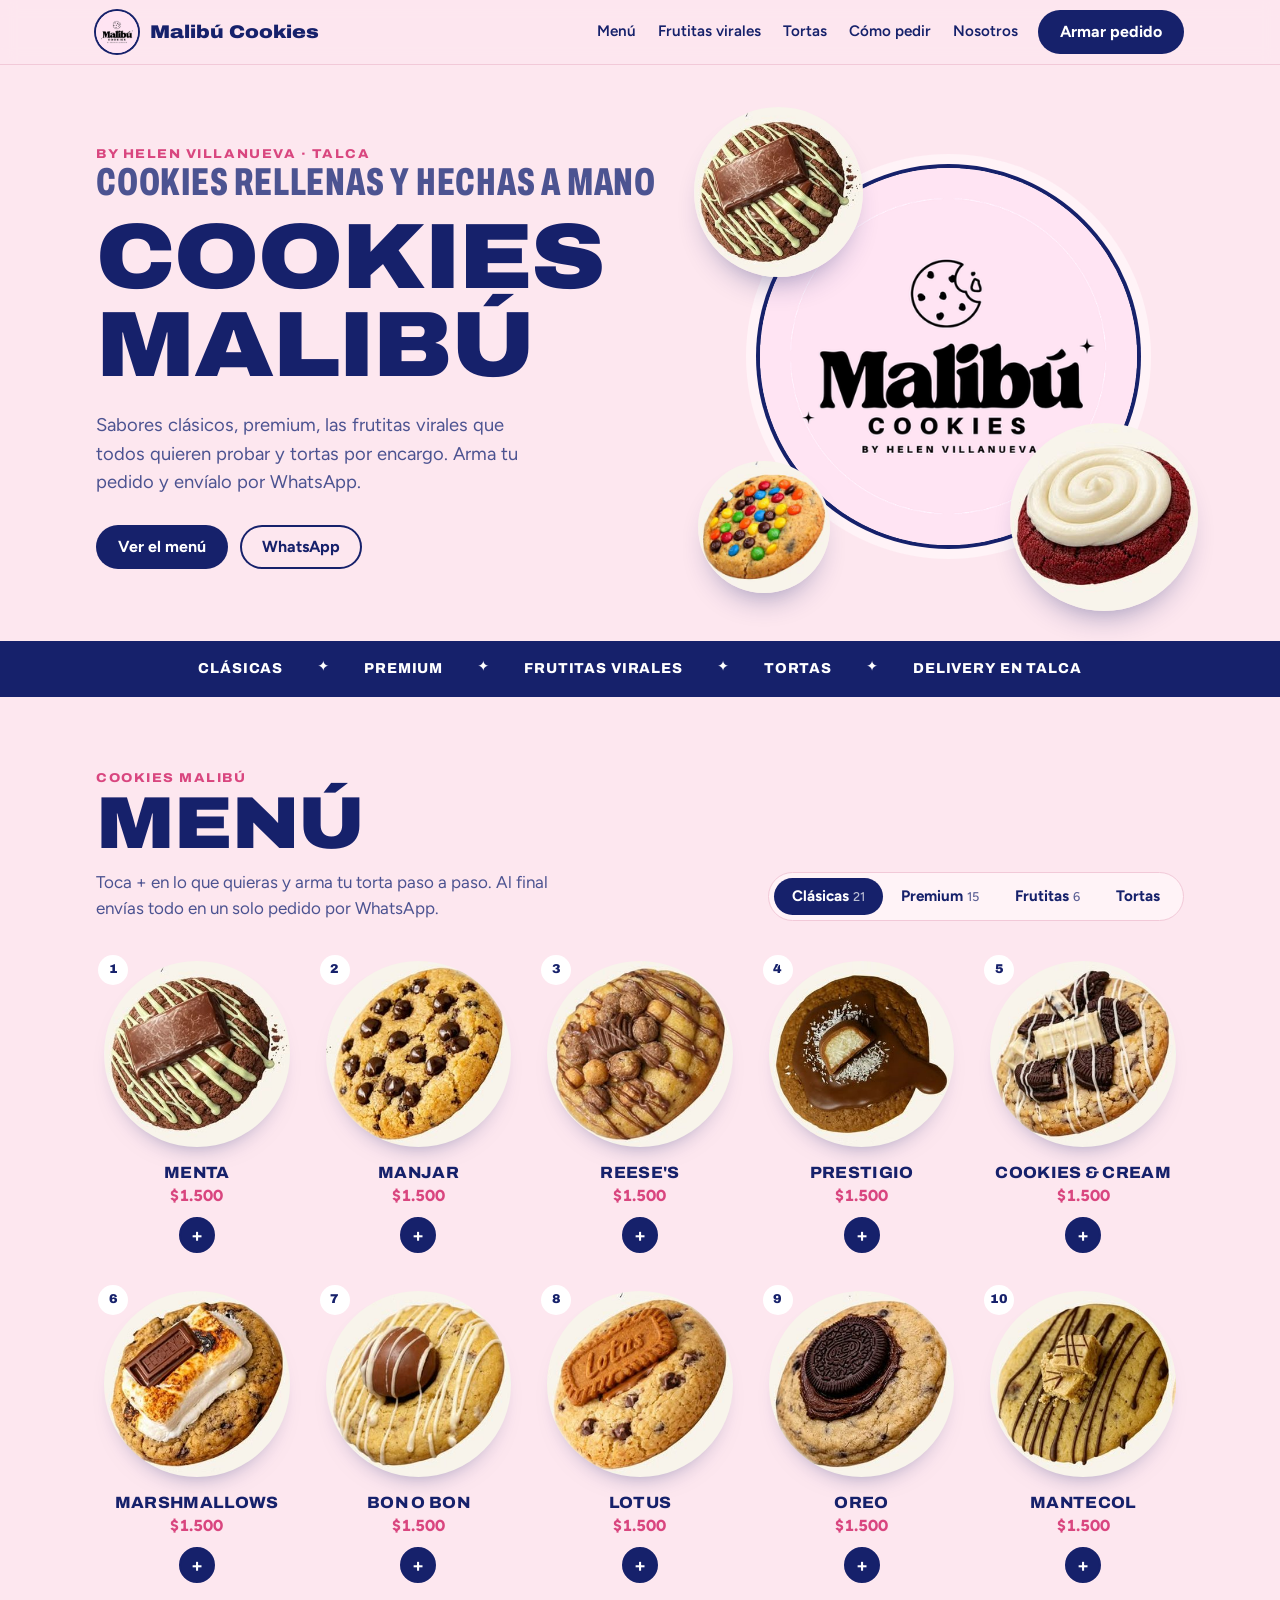
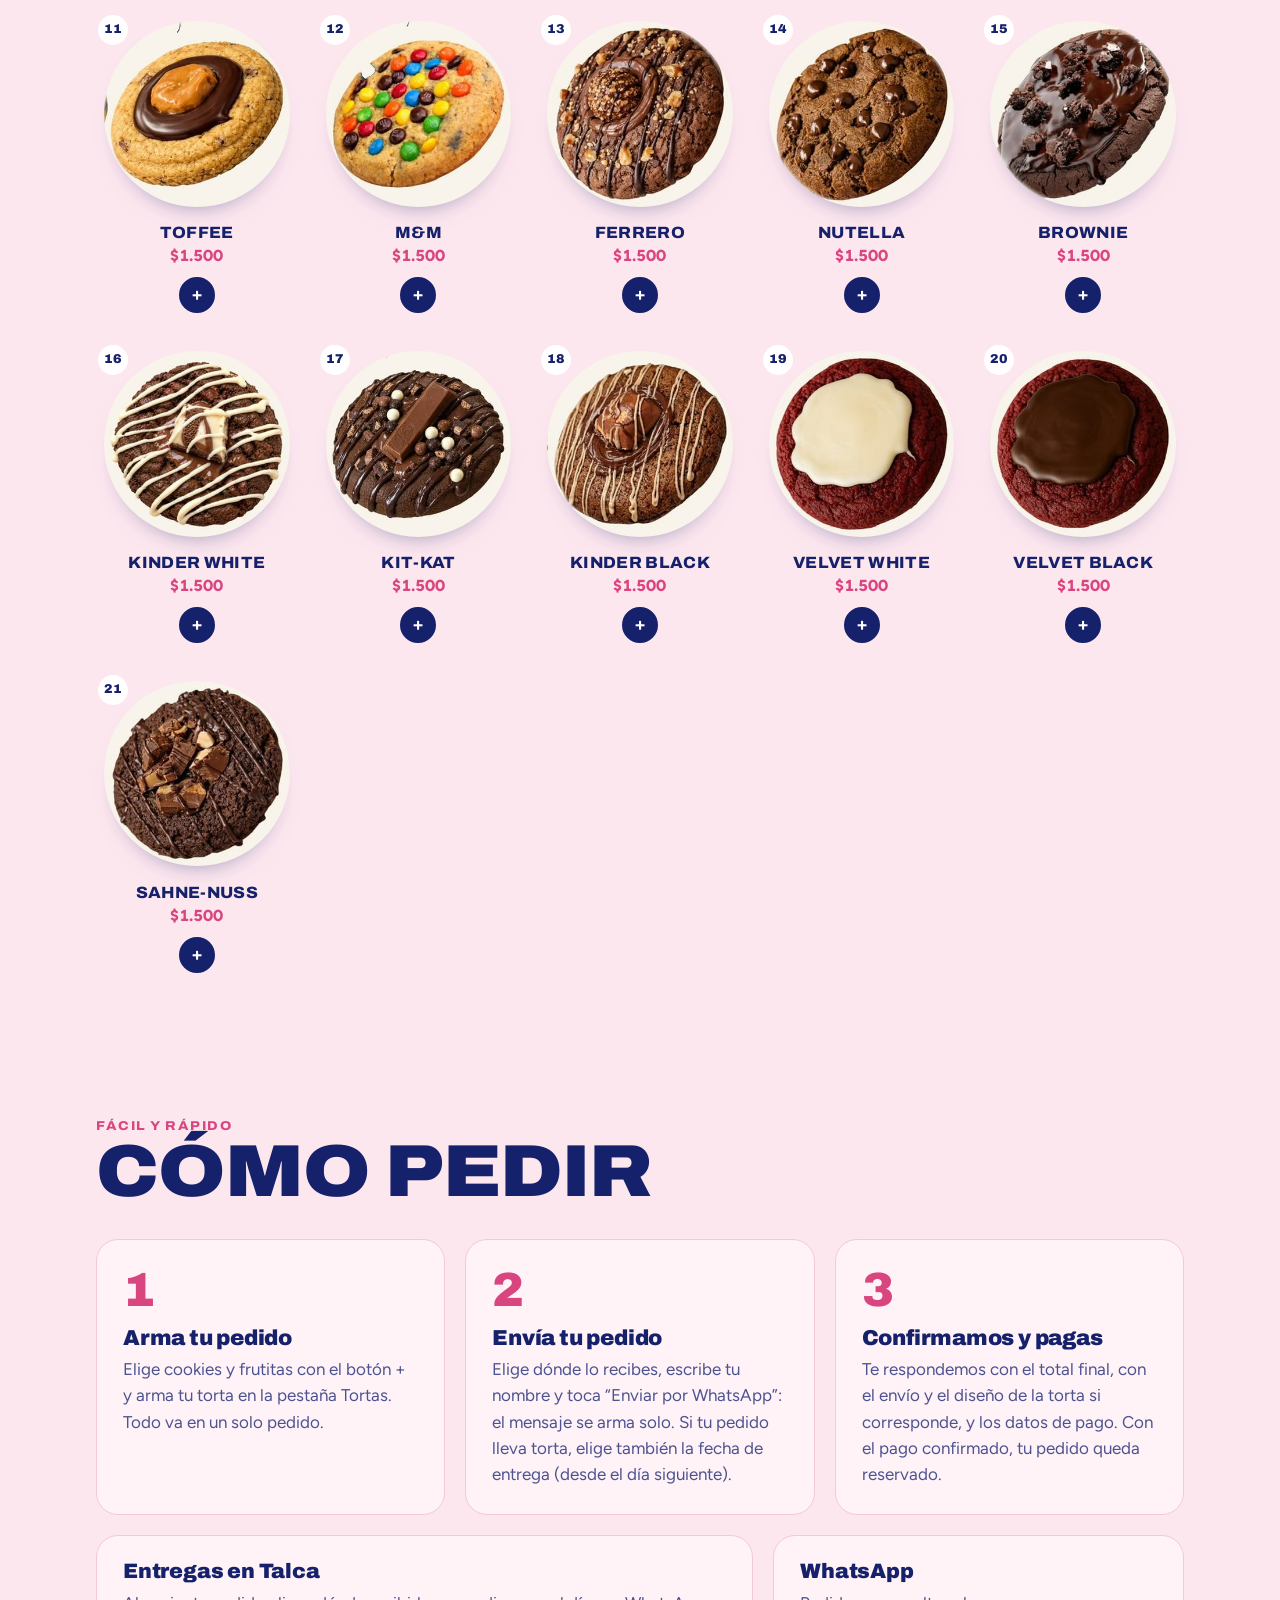
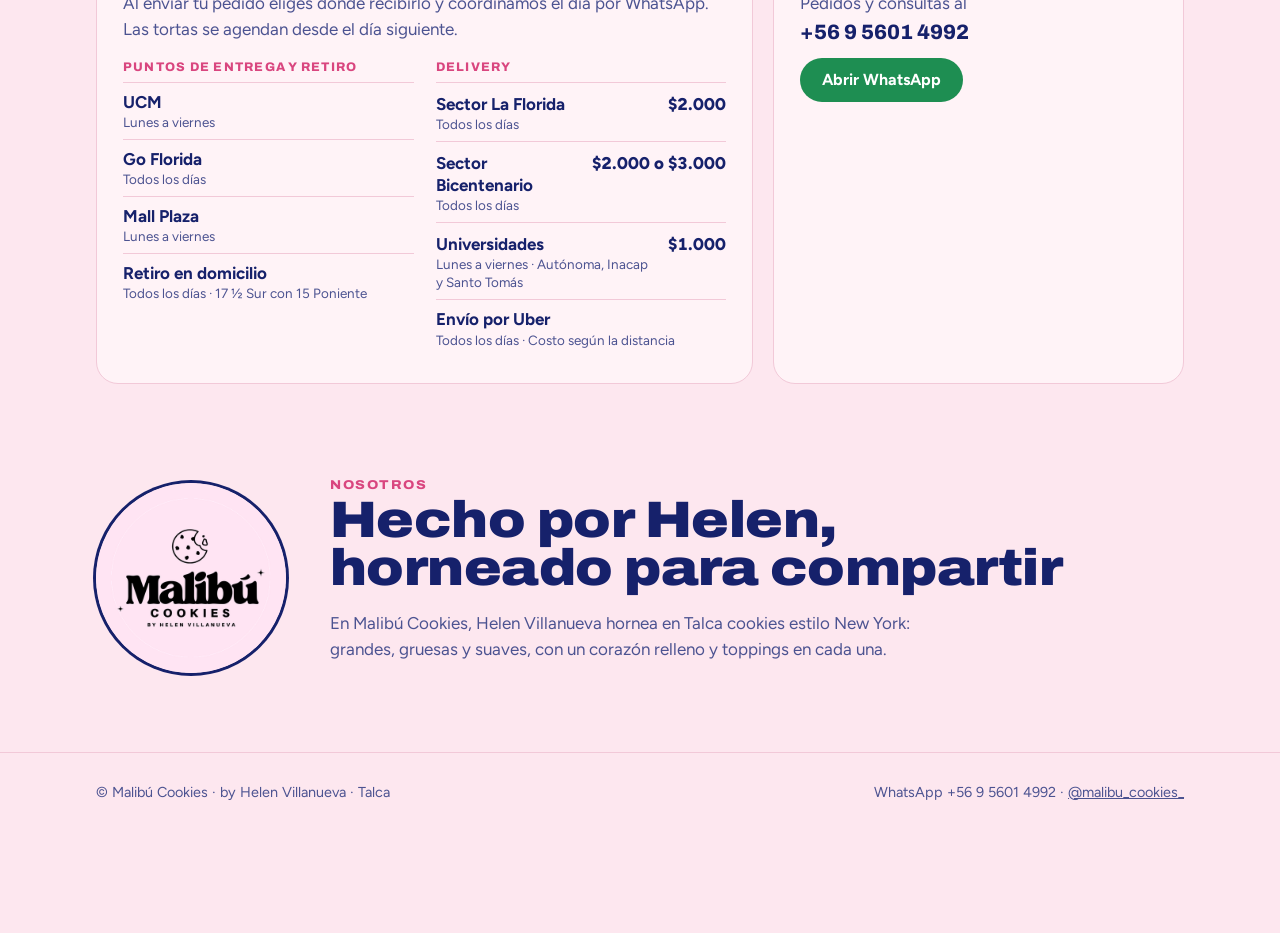
<file: index.html>
<!doctype html>
<html lang="es">
<head>
<meta charset="utf-8">
<meta name="viewport" content="width=device-width,initial-scale=1,viewport-fit=cover">
<title>Malibú Cookies · Talca</title>
<meta name="description" content="Cookies rellenas hechas a mano, frutitas virales y tortas por encargo en Talca. Arma tu caja y pide por WhatsApp.">
<meta property="og:title" content="Malibú Cookies">
<meta property="og:description" content="Cookies rellenas hechas a mano, frutitas virales y tortas por encargo en Talca.">
<meta property="og:image" content="img/logo.png">
<link rel="icon" href="img/logo.png">
<link rel="preconnect" href="https://fonts.googleapis.com">
<link rel="preconnect" href="https://fonts.gstatic.com" crossorigin>
<link rel="stylesheet" href="https://fonts.googleapis.com/css2?family=Archivo:wdth,wght@62..125,500..900&family=Figtree:wght@400;500;600;700&display=swap">
<link rel="stylesheet" href="estilos.css?v=20261118">
</head>
<body>
<header class="top">
  <div class="wrap">
    <a class="brand" href="#inicio"><img class="ring" src="img/logo.png" alt="">Malibú Cookies</a>
    <nav class="links" aria-label="Secciones">
      <a href="#menu">Menú</a><a href="#menu" data-tab="f">Frutitas virales</a><a href="#menu" data-tab="t">Tortas</a><a href="#pedir">Cómo pedir</a><a href="#nosotros">Nosotros</a>
    </nav>
    <a class="btn btn-ink" href="#menu" id="order-link">Armar pedido</a>
  </div>
</header>

<main id="inicio">
  <section class="hero" style="padding-block:0">
    <div class="wrap">
      <div>
        <div class="eyebrow">By Helen Villanueva · Talca</div>
        <h1><span>Cookies rellenas y hechas a mano</span>Cookies Malibú</h1>
        <p class="lead">Sabores clásicos, premium, las frutitas virales que todos quieren probar y tortas por encargo. Arma tu pedido y envíalo por WhatsApp.</p>
        <div class="ctas">
          <a class="btn btn-ink" href="#menu">Ver el menú</a>
          <a class="btn btn-ghost" href="https://wa.me/56956014992?text=Hola%20Malib%C3%BA%2C%20me%20gustar%C3%ADa%20saber%20qu%C3%A9%20productos%20tienes%20disponibles%20%E2%9C%A8%F0%9F%92%96" data-wa-saludo target="_blank" rel="noopener">WhatsApp</a>
        </div>
      </div>
      <div class="stage" aria-hidden="true">
        <img class="logo" src="img/logo.png" alt="">
        <img class="ck c1" src="img/menta.jpg" alt="">
        <img class="ck c2" src="img/cheesecake-velvet.jpg" alt="">
        <img class="ck c3" src="img/m-m.jpg" alt="">
      </div>
    </div>
  </section>

  <nav class="strip" aria-label="Ir a una sección"><div class="wrap"><a href="#menu" data-tab="c">Clásicas</a><span aria-hidden="true">✦</span><a href="#menu" data-tab="p">Premium</a><span aria-hidden="true">✦</span><a href="#menu" data-tab="f">Frutitas virales</a><span aria-hidden="true">✦</span><a href="#menu" data-tab="t">Tortas</a><span aria-hidden="true">✦</span><a href="#entregas">Delivery en Talca</a></div></nav>

  <section id="menu">
    <div class="wrap">
      <div class="sec-head">
        <div>
          <div class="eyebrow">Cookies Malibú</div>
          <h2>Menú</h2>
          <p>Toca + en lo que quieras y arma tu torta paso a paso. Al final envías todo en un solo pedido por WhatsApp.</p>
        </div>
        <div class="tabs" role="tablist" aria-label="Categoría">
          <button role="tab" id="tab-c" aria-selected="true" data-cat="c">Clásicas<small id="n-c"></small></button>
          <button role="tab" id="tab-p" aria-selected="false" data-cat="p">Premium<small id="n-p"></small></button>
          <button role="tab" id="tab-f" aria-selected="false" data-cat="f">Frutitas<small id="n-f"></small></button>
          <button role="tab" id="tab-t" aria-selected="false" data-cat="t">Tortas</button>
        </div>
      </div>

      <div class="grid" id="grid"><p class="loading">Cargando el menú…</p></div>

      <div class="fr" id="panel-f" hidden>
        <div>
          <p class="panel-intro">Postres con forma de fruta, pintados a mano uno por uno y servidos sobre base dorada. Elige tus sabores y cuántas quieres de cada uno.</p>
          <div class="fr-grid" id="fr-grid"><p class="loading">Cargando…</p></div>
        </div>
        <div class="mosaic">
          <img src="img/frutitas.jpg" alt="Frutitas virales sobre bases doradas" loading="lazy">
          <img src="img/frutitas-mesa.jpg" alt="Frutitas virales sobre una mesa de mármol" loading="lazy">
          <img src="img/frutitas-duo.jpg" alt="Frutitas virales de cerca" loading="lazy">
        </div>
      </div>

      <div class="tortas" id="panel-t" hidden>
        <div class="tortas-intro">
          <h3>Tortas por encargo</h3>
          <p>Elige paso a paso y mira el presupuesto mientras armas tu torta. Después se suma a tu pedido junto con tus cookies y frutitas.</p>
          <ul class="puntos">
            <li>Tortas de bizcocho y de hojarasca, de 10 a 40 porciones.</li>
            <li>Mini tortas con el diseño incluido en el precio.</li>
            <li id="t-cobertura-info">Todas con cobertura de crema.</li>
            <li>En las tortas de bizcocho y de hojarasca, el diseño se cotiza aparte según su dificultad.</li>
            <li>Al enviar el pedido eliges la fecha de entrega de tu torta, desde el día siguiente.</li>
          </ul>
        </div>

        <form class="card form armar" id="torta-form" novalidate>
          <h3>Arma tu torta</h3>
          <fieldset class="paso" id="paso-tipo">
            <legend><b>1</b>Tipo de torta</legend>
            <div class="pills">
              <label class="pill"><input type="radio" name="t-tipo" value="bizcocho"><span>Bizcocho</span></label>
              <label class="pill"><input type="radio" name="t-tipo" value="hojarasca"><span>Hojarasca</span></label>
              <label class="pill"><input type="radio" name="t-tipo" value="mini"><span>Mini torta</span></label>
            </div>
          </fieldset>
          <div class="paso" id="paso-sabor" hidden>
            <label for="t-sabor"><span class="paso-titulo"><b>2</b>Sabor</span><select id="t-sabor"></select></label>
          </div>
          <fieldset class="paso" id="paso-tamano" hidden>
            <legend><b>3</b><span id="t-tamano-titulo">Tamaño</span></legend>
            <div class="opciones" id="t-tamanos"></div>
          </fieldset>
          <fieldset class="paso" id="paso-cobertura" hidden>
            <legend><b>4</b>Cobertura</legend>
            <div class="pills" id="t-coberturas"></div>
          </fieldset>
          <fieldset class="paso" id="paso-diseno" hidden>
            <legend><b id="t-paso-diseno">5</b>Diseño</legend>
            <div class="paso-cuerpo">
              <div class="opciones dos" id="t-niveles" hidden></div>
              <label for="t-diseno">Cuéntanos tu idea (opcional)<textarea id="t-diseno" rows="2" maxlength="400" placeholder="Colores, temática, nombre o edad"></textarea></label>
              <div class="refs">
                <span class="refs-titulo">Imágenes de referencia (opcional)</span>
                <input class="oculto" type="file" id="t-img" accept="image/*" multiple>
                <label class="btn btn-ghost refs-btn" id="t-img-btn" for="t-img">Subir imágenes</label>
                <ul class="refs-lista" id="t-img-lista"></ul>
                <p class="refs-msg" id="t-img-msg" role="status"></p>
                <p class="hint">Hasta 3 imágenes. Solo fotos o imágenes, sin documentos ni videos.</p>
              </div>
              <p class="recordatorio" id="t-recordatorio" hidden>📎 Cuando envíes el pedido, adjunta también estas fotos en el chat de WhatsApp con el clip.</p>
            </div>
          </fieldset>
          <div class="presupuesto" aria-live="polite">
            <span>Presupuesto</span>
            <strong id="t-precio">—</strong>
            <p class="resumen" id="t-resumen" hidden></p>
            <small id="t-nota">Elige el tipo de torta para empezar.</small>
          </div>
          <p class="aviso" id="t-aviso" role="alert" hidden></p>
          <button class="btn btn-ink" type="submit" id="t-agregar">Agregar torta al pedido</button>
          <p class="t-ok" id="t-ok" role="status"></p>
        </form>

        <div class="mis-tortas" id="mis-tortas" hidden>
          <h3>Tortas en tu pedido</h3>
          <ul id="t-lista"></ul>
        </div>
      </div>
    </div>
  </section>

  <section id="pedir">
    <div class="wrap">
      <div class="sec-head"><div><div class="eyebrow">Fácil y rápido</div><h2>Cómo pedir</h2></div></div>
      <div class="steps">
        <div class="card step"><b>1</b><h3>Arma tu pedido</h3><p>Elige cookies y frutitas con el botón + y arma tu torta en la pestaña Tortas. Todo va en un solo pedido.</p></div>
        <div class="card step"><b>2</b><h3>Envía tu pedido</h3><p>Elige dónde lo recibes, escribe tu nombre y toca “Enviar por WhatsApp”: el mensaje se arma solo. Si tu pedido lleva torta, elige también la fecha de entrega (desde el día siguiente).</p></div>
        <div class="card step"><b>3</b><h3>Confirmamos y pagas</h3><p>Te respondemos con el total final, con el envío y el diseño de la torta si corresponde, y los datos de pago. Con el pago confirmado, tu pedido queda reservado.</p></div>
      </div>
      <div class="info">
        <div class="card" id="entregas">
          <h3>Entregas en Talca</h3>
          <p>Al enviar tu pedido eliges dónde recibirlo y coordinamos el día por WhatsApp. Las tortas se agendan desde el día siguiente.</p>
          <div class="entregas-lista" id="entregas-lista"></div>
        </div>
        <div class="card">
          <h3>WhatsApp</h3>
          <p>Pedidos y consultas al</p>
          <div class="phone">+56 9 5601 4992</div>
          <p style="margin-top:10px"><a class="btn btn-wa" href="https://wa.me/56956014992?text=Hola%20Malib%C3%BA%2C%20me%20gustar%C3%ADa%20saber%20qu%C3%A9%20productos%20tienes%20disponibles%20%E2%9C%A8%F0%9F%92%96" data-wa-saludo target="_blank" rel="noopener">Abrir WhatsApp</a></p>
        </div>
      </div>
    </div>
  </section>

  <section class="about" id="nosotros" style="padding-top:20px">
    <div class="wrap">
      <img class="ring" src="img/logo.png" alt="Logo de Malibú Cookies">
      <div>
        <div class="eyebrow">Nosotros</div>
        <h2>Hecho por Helen, horneado para compartir</h2>
        <p>En Malibú Cookies, Helen Villanueva hornea en Talca cookies estilo New York: grandes, gruesas y suaves, con un corazón relleno y toppings en cada una.</p>
      </div>
    </div>
  </section>

  </main>

<footer><div class="wrap"><span>© Malibú Cookies · by Helen Villanueva · Talca</span><span>WhatsApp +56 9 5601 4992 · <a href="https://www.instagram.com/malibu_cookies_/" target="_blank" rel="noopener">@malibu_cookies_</a></span></div></footer>

<div class="bag" id="bag" hidden>
  <div class="inner">
    <div class="sum"><strong id="bag-count">0 productos</strong><span id="bag-list"></span></div>
    <button class="btn btn-line" type="button" id="bag-toggle">Datos</button>
    <a class="btn btn-wa" id="bag-wa" href="https://wa.me/56956014992" target="_blank" rel="noopener">Enviar por WhatsApp</a>
    <div class="fields" id="bag-fields">
      <p class="aviso" id="f-aviso" role="alert" hidden></p>
      <label for="f-name">Tu nombre<input id="f-name" autocomplete="name"></label>
      <label for="f-fecha" id="f-fecha-wrap" hidden><span id="f-fecha-titulo">Fecha de entrega de tu torta</span><input type="date" id="f-fecha"><small class="ayuda" id="f-fecha-ayuda">Desde mañana: no hacemos entregas el mismo día.</small></label>
      <div class="donde" id="f-donde" role="radiogroup" aria-labelledby="donde-titulo">
        <span class="donde-titulo" id="donde-titulo">¿Dónde lo recibes?</span>
        <p class="nota" id="f-donde-msg" aria-live="polite" hidden></p>
        <div id="f-opciones"></div>
      </div>
      <div class="donde" id="f-lugares" role="radiogroup" aria-labelledby="lugares-titulo" hidden>
        <span class="donde-titulo" id="lugares-titulo">¿Dónde?</span>
        <div class="opts" id="f-lugares-opts"></div>
      </div>
      <label class="ancho" id="f-sector-wrap" for="f-sector" hidden>Dirección<input id="f-sector" autocomplete="street-address" placeholder="Calle, número y alguna referencia"></label>
      <p class="nota" id="f-nota-entrega" hidden></p>
      <p class="nota fotos" id="f-fotos" hidden>📎 Después de enviar el mensaje, adjunta también tus fotos de referencia en el chat de WhatsApp con el clip.</p>
      <pre id="bag-text"></pre>
    </div>
  </div>
</div>

<script src="config.js?v=20261118"></script>
<script src="comun.js?v=20261118"></script>
<script src="tortas.js?v=20261118"></script>
<script src="entregas.js?v=20261118"></script>
<script>
let productos = [];
let porId = {}, porNombre = {};
const carrito = {};
let seccion = "c";

function indexar() {
  porId = Object.fromEntries(productos.map(p => [p.id, p]));
  porNombre = Object.fromEntries(productos.map(p => [norm(p.name), p.id]));
}
function etiqueta(p) {
  const n = quedan(p);
  if (n === Infinity) return "";
  if (n <= 0) return `<span class="badge out">Agotado</span>`;
  return `<span class="badge${n <= 3 ? " low" : ""}">Quedan ${n}</span>`;
}
function tarjeta(p, num) {
  const q = carrito[p.id] || 0, n = quedan(p);
  return `<div class="item${q ? " on" : ""}${n <= 0 ? " soldout" : ""}"><div class="plate">${num ? `<span class="num">${num}</span>` : ""}<img src="${fotoDe(p)}" alt="${esc(p.name)}" loading="lazy">${etiqueta(p)}</div><h3>${esc(p.name)}</h3>${p.contiene ? `<p class="contiene">${esc(p.contiene)}</p>` : ""}<div class="pie">${precioDe(p) ? `<p class="precio">${pesos(precioDe(p))}</p>` : ""}<div class="qty"><button class="minus" type="button" data-s="${esc(p.id)}" data-d="-1" aria-label="Quitar ${esc(p.name)}">−</button><output>${q}</output><button class="add" type="button" data-s="${esc(p.id)}" data-d="1" aria-label="Agregar ${esc(p.name)}"${q >= n ? " disabled" : ""}>+</button></div></div></div>`;
}
function pintar() {
  for (const c of ["c", "p", "f"]) $("n-" + c).textContent = porSeccion(productos, c).length;
  if (seccion === "c" || seccion === "p") $("grid").innerHTML = porSeccion(productos, seccion).map((p, i) => tarjeta(p, seccion === "c" ? i + 1 : "P" + (i + 1))).join("") || `<p class="loading">Pronto habrá sabores aquí.</p>`;
  $("fr-grid").innerHTML = porSeccion(productos, "f").map(p => tarjeta(p)).join("") || `<p class="loading">Pronto habrá frutitas aquí.</p>`;
}
document.addEventListener("click", e => {
  const b = e.target.closest(".qty button[data-s]");
  if (!b) return;
  const id = b.dataset.s, p = porId[id];
  if (!p) return;
  carrito[id] = Math.min(quedan(p), Math.max(0, (carrito[id] || 0) + Number(b.dataset.d)));
  if (!carrito[id]) delete carrito[id];
  pintar(); actualizarBolsa();
});

// Pestañas del menú: clásicas y premium usan la grilla; frutitas y tortas tienen su propio panel.
function elegirSeccion(c) {
  seccion = c;
  document.querySelectorAll(".tabs button").forEach(x => x.setAttribute("aria-selected", x.dataset.cat === c));
  $("grid").hidden = c === "f" || c === "t";
  $("panel-f").hidden = c !== "f";
  $("panel-t").hidden = c !== "t";
  if (productos.length) pintar();
}
document.querySelectorAll(".tabs button").forEach(b => b.addEventListener("click", () => elegirSeccion(b.dataset.cat)));
// Enlaces del encabezado y de la barra azul: llevan al menú y eligen la pestaña que corresponde.
document.querySelectorAll("a[data-tab]").forEach(a => a.addEventListener("click", () => elegirSeccion(a.dataset.tab)));
// Enlaces desde afuera, como malibucookies.cl/#tortas, abren esa pestaña.
const PESTANA_DE = { "#clasicas": "c", "#premium": "p", "#frutitas": "f", "#tortas": "t", "#reposteria": "t" };
function pestanaDelEnlace() {
  const c = PESTANA_DE[location.hash.toLowerCase()];
  if (!c) return;
  elegirSeccion(c);
  $("menu").scrollIntoView();
}
window.addEventListener("hashchange", pestanaDelEnlace);
pestanaDelEnlace();

// Botones generales de WhatsApp: abren el chat con un saludo.
const SALUDO = "Hola Malibú, me gustaría saber qué productos tienes disponibles ✨💖";
document.querySelectorAll("[data-wa-saludo]").forEach(a => { a.href = `https://wa.me/${window.MALIBU_WHATSAPP}?text=${encodeURIComponent(SALUDO)}`; });

const isoDia = d => `${d.getFullYear()}-${String(d.getMonth() + 1).padStart(2, "0")}-${String(d.getDate()).padStart(2, "0")}`;
function fechaLarga(iso) {
  const [y, m, d] = String(iso).split("-").map(Number);
  if (!y || !m || !d) return "";
  const opciones = { weekday: "long", day: "numeric", month: "long" };
  if (y !== new Date().getFullYear()) opciones.year = "numeric";
  return new Date(y, m - 1, d).toLocaleDateString("es-CL", opciones);
}
const elegido = nombre => (document.querySelector(`input[name="${nombre}"]:checked`) || {}).value || "";

/* ---------- Tortas: se arman paso a paso con el menú de tortas.js ---------- */
const MENU_TORTAS = window.MALIBU_TORTAS || null;
const TIPO_TORTA = { bizcocho: "Torta de bizcocho", hojarasca: "Torta de hojarasca", mini: "Mini torta" };
const tortas = []; // tortas agregadas al pedido
// Sabores de cada tipo: sabor -> { grupo, precios } (precios según las porciones del menú).
const SABORES = { bizcocho: new Map(), hojarasca: new Map(), mini: new Map() };
if (MENU_TORTAS) {
  for (const [grupo, sabores] of Object.entries(MENU_TORTAS.bizcocho || {}))
    for (const [sabor, precios] of Object.entries(sabores)) SABORES.bizcocho.set(sabor, { grupo, precios });
  for (const [sabor, precios] of Object.entries(MENU_TORTAS.hojarasca || {})) SABORES.hojarasca.set(sabor, { precios });
  for (const sabor of (MENU_TORTAS.mini || {}).sabores || []) SABORES.mini.set(sabor, {});
}
const minimo = lista => Math.min(...lista.map(Number).filter(n => n > 0));
const DISENOS_MINI = MENU_TORTAS ? (MENU_TORTAS.mini || {}).disenos || [] : [];
// Con una sola cobertura no se pregunta: todas las tortas van con esa y el diseño pasa a ser el paso 4.
const COBERTURAS = MENU_TORTAS ? (MENU_TORTAS.coberturas || []).map(String) : [];
const ELIGE_COBERTURA = COBERTURAS.length > 1;

function armado() {
  const tipo = elegido("t-tipo"), sabor = $("t-sabor").value;
  const info = (SABORES[tipo] && SABORES[tipo].get(sabor)) || null;
  const cobertura = ELIGE_COBERTURA ? elegido("t-cobertura") : "";
  return { tipo, sabor: info ? sabor : "", info, tam: elegido("t-tamano"), cobertura, coberturaLista: !ELIGE_COBERTURA || !!cobertura, nivel: elegido("t-nivel") };
}
// Presupuesto de la torta que se está armando. Las mini tortas ya incluyen el diseño; las demás no.
function presupuesto(a) {
  if (a.tipo === "mini") {
    const d = DISENOS_MINI[Number(a.nivel)];
    if (a.nivel !== "" && d) return { precio: Number(d[1]) || 0, texto: pesos(d[1]), nota: "Mini torta con el diseño incluido." };
    const desde = minimo(DISENOS_MINI.map(x => x[1]));
    return { texto: isFinite(desde) ? "desde " + pesos(desde) : "—", nota: "El valor depende del diseño que elijas en el último paso." };
  }
  if (!a.tipo) return { texto: "—", nota: "Elige el tipo de torta para empezar." };
  if (!a.sabor) {
    const desde = minimo([...SABORES[a.tipo].values()].map(i => minimo(i.precios)));
    return { texto: isFinite(desde) ? "desde " + pesos(desde) : "—", nota: "El precio depende del sabor y del tamaño." };
  }
  if (a.tam === "") {
    const desde = minimo(a.info.precios);
    return { texto: isFinite(desde) ? "desde " + pesos(desde) : "—", nota: "Elige el tamaño para ver el precio." };
  }
  const precio = Number(a.info.precios[Number(a.tam)]) || 0;
  if (!precio) return { precio: 0, texto: "Por confirmar", nota: "Te confirmamos el precio de este tamaño por WhatsApp." };
  return { precio, texto: pesos(precio) + " + diseño", nota: "El diseño se cotiza aparte según su dificultad. Te confirmamos el valor por WhatsApp." };
}
const tamanoTexto = (tipo, tam) => tipo === "mini" ? `bizcocho de ${tam.toLowerCase()}` : `${MENU_TORTAS.porciones[Number(tam)]} porciones`;
const nombreTorta = t => [TIPO_TORTA[t.tipo], t.sabor, t.tamano].filter(Boolean).join(" · ");
const precioTorta = t => !t.precio ? "precio por confirmar" + (t.masDiseno ? " + diseño" : "") : pesos(t.precio) + (t.masDiseno ? " + diseño" : ", diseño incluido");

function llenarSabores(tipo) {
  const opcion = (sabor, info) => {
    const desde = info.precios ? minimo(info.precios) : NaN;
    return `<option value="${esc(sabor)}">${esc(sabor)}${isFinite(desde) ? ` · desde ${pesos(desde)}` : ""}</option>`;
  };
  let html = `<option value="">Elige un sabor</option>`;
  if (tipo === "bizcocho") {
    const grupos = new Map();
    for (const [sabor, info] of SABORES.bizcocho) {
      if (!grupos.has(info.grupo)) grupos.set(info.grupo, []);
      grupos.get(info.grupo).push(opcion(sabor, info));
    }
    for (const [grupo, ops] of grupos) html += `<optgroup label="${esc(grupo)}">${ops.join("")}</optgroup>`;
  } else if (SABORES[tipo]) {
    for (const [sabor, info] of SABORES[tipo]) html += opcion(sabor, info);
  }
  $("t-sabor").innerHTML = html;
  $("t-sabor").value = "";
}
// Paso 3: porciones con su precio, o el bizcocho en las mini tortas. Mantiene lo elegido si sigue existiendo.
function llenarTamanos() {
  const { tipo, info, tam } = armado();
  const radio = (valor, contenido) => `<label class="opcion"><input type="radio" name="t-tamano" value="${esc(valor)}"${valor === tam ? " checked" : ""}><span>${contenido}</span></label>`;
  let html = "";
  if (tipo === "mini") html = ((MENU_TORTAS.mini || {}).bizcochos || []).map(b => radio(b, esc(b))).join("");
  else if (tipo) html = MENU_TORTAS.porciones.map((n, i) => {
    const precio = info ? Number(info.precios[i]) : 0;
    return radio(String(i), `<em>${esc(n)}</em> <i>porciones</i>${info ? ` <small>${precio ? pesos(precio) : "Consultar"}</small>` : ""}`);
  }).join("");
  $("t-tamano-titulo").textContent = tipo === "mini" ? "Bizcocho" : "Tamaño";
  $("t-tamanos").className = "opciones " + (tipo === "mini" ? "dos" : "porciones");
  $("t-tamanos").innerHTML = html;
}
function cambiarTipo() {
  llenarSabores(elegido("t-tipo"));
  $("t-tamanos").innerHTML = "";
  document.querySelectorAll('input[name="t-nivel"]').forEach(r => { r.checked = false; });
  llenarTamanos();
  actualizarArmado();
}
// Cascada: cada paso aparece cuando el anterior está elegido.
function actualizarArmado() {
  const a = armado();
  $("paso-sabor").hidden = !a.tipo;
  $("paso-tamano").hidden = !a.sabor;
  $("paso-cobertura").hidden = !ELIGE_COBERTURA || !a.sabor || !a.tam;
  $("paso-diseno").hidden = !a.sabor || !a.tam || !a.coberturaLista;
  $("t-niveles").hidden = a.tipo !== "mini";
  const p = presupuesto(a);
  $("t-precio").textContent = p.texto;
  $("t-nota").textContent = p.nota;
  const elegidos = a.tipo ? [TIPO_TORTA[a.tipo], a.sabor, a.sabor && a.tam ? tamanoTexto(a.tipo, a.tam) : "", a.sabor && a.tam && a.cobertura ? "cobertura de " + a.cobertura.toLowerCase() : ""].filter(Boolean) : [];
  $("t-resumen").textContent = elegidos.join(" · ");
  $("t-resumen").hidden = !elegidos.length;
  $("t-recordatorio").hidden = !imagenes.length;
  if (!$("t-aviso").hidden) {
    const f = faltaEnTorta(a);
    if (f) $("t-aviso").textContent = f[0]; else $("t-aviso").hidden = true;
  }
}
function faltaEnTorta(a) {
  const primero = nombre => document.querySelector(`input[name="${nombre}"]`);
  if (!a.tipo) return ["Elige el tipo de torta.", primero("t-tipo")];
  if (!a.sabor) return ["Elige el sabor.", $("t-sabor")];
  if (!a.tam) return [a.tipo === "mini" ? "Elige el bizcocho." : "Elige el tamaño.", primero("t-tamano")];
  if (!a.coberturaLista) return ["Elige la cobertura.", primero("t-cobertura")];
  if (a.tipo === "mini" && !a.nivel) return ["Elige el diseño de la mini torta.", primero("t-nivel")];
  if (subiendoImgs()) return ["Espera a que las imágenes terminen de subir.", null];
  return null;
}
function reiniciarArmado() {
  $("torta-form").reset();
  for (const im of imagenes) URL.revokeObjectURL(im.previa);
  imagenes.length = 0;
  avisoImg("");
  pintarImgs();
  cambiarTipo();
}
function agregarTorta(e) {
  e.preventDefault();
  const a = armado(), falta = faltaEnTorta(a);
  if (falta) {
    $("t-ok").textContent = "";
    $("t-aviso").textContent = falta[0];
    $("t-aviso").hidden = false;
    if (falta[1]) falta[1].focus();
    return;
  }
  const mini = a.tipo === "mini";
  tortas.push({
    tipo: a.tipo,
    sabor: a.sabor,
    tamano: tamanoTexto(a.tipo, a.tam),
    cobertura: a.cobertura,
    nivel: mini ? String(DISENOS_MINI[Number(a.nivel)][0]) : "",
    diseno: $("t-diseno").value.trim().replace(/\s+/g, " "),
    precio: presupuesto(a).precio || 0,
    masDiseno: !mini,
    enlaces: imagenes.filter(im => im.estado === "lista").map(im => im.url),
    fotos: imagenes.length,
  });
  reiniciarArmado();
  pintarMisTortas();
  actualizarBolsa();
  $("t-ok").textContent = "✓ Torta agregada a tu pedido. Puedes armar otra o tocar “Enviar por WhatsApp” abajo.";
}
function pintarMisTortas() {
  $("mis-tortas").hidden = !tortas.length;
  $("t-lista").innerHTML = tortas.map((t, i) => {
    const detalle = [t.cobertura ? "Cobertura de " + t.cobertura.toLowerCase() : "", t.nivel, t.fotos ? plural(t.fotos, "imagen", "imágenes") : ""].filter(Boolean).join(" · ");
    return `<li><strong>🎂 ${esc(nombreTorta(t))}</strong><b>${esc(precioTorta(t))}</b><span>${esc(detalle)}</span><button class="linkbtn" type="button" data-quitar-torta="${i}">Quitar</button></li>`;
  }).join("");
}
$("t-lista").addEventListener("click", e => {
  const b = e.target.closest("[data-quitar-torta]");
  if (!b) return;
  if (!b.classList.contains("sure")) { b.classList.add("sure"); b.textContent = "¿Quitar? Toca otra vez"; return; }
  tortas.splice(Number(b.dataset.quitarTorta), 1);
  $("t-ok").textContent = "";
  pintarMisTortas();
  actualizarBolsa();
});
function iniciarArmado() {
  $("t-coberturas").innerHTML = COBERTURAS.map(c => `<label class="pill"><input type="radio" name="t-cobertura" value="${esc(c)}"><span>${esc(c)}</span></label>`).join("");
  $("t-paso-diseno").textContent = ELIGE_COBERTURA ? "5" : "4";
  const enMinuscula = COBERTURAS.map(c => c.toLowerCase());
  $("t-cobertura-info").hidden = !COBERTURAS.length;
  $("t-cobertura-info").textContent = ELIGE_COBERTURA ? `Cobertura de ${enMinuscula.slice(0, -1).join(", ")} o ${enMinuscula[enMinuscula.length - 1]}.` : `Todas con cobertura de ${enMinuscula[0]}.`;
  $("t-niveles").innerHTML = DISENOS_MINI.map(([nombre, precio], i) => `<label class="opcion"><input type="radio" name="t-nivel" value="${i}"><span>${esc(nombre)} <small>${pesos(precio)}</small></span></label>`).join("");
  document.querySelectorAll('input[name="t-tipo"]').forEach(r => r.addEventListener("change", cambiarTipo));
  $("t-sabor").addEventListener("change", llenarTamanos);
  ["input", "change"].forEach(ev => $("torta-form").addEventListener(ev, e => {
    if (e.target.id !== "t-img") $("t-ok").textContent = "";
    actualizarArmado();
  }));
  $("torta-form").addEventListener("submit", agregarTorta);
  cambiarTipo();
}

/* ---------- Imágenes de referencia: se achican, se pasan a JPEG y se suben a la carpeta de Google Drive del negocio ---------- */
const MAX_IMG = 3;
const imagenes = []; // { previa, estado: "subiendo" | "lista" | "error", url }
const subiendoImgs = () => imagenes.some(im => im.estado === "subiendo");
const avisoImg = texto => { $("t-img-msg").textContent = texto || ""; };
function pintarImgs() {
  const estado = { subiendo: "Subiendo…", lista: "Lista", error: "No se subió" };
  $("t-img-lista").innerHTML = imagenes.map((im, i) => `<li class="${im.estado}"><img src="${esc(im.previa)}" alt="Imagen de referencia ${i + 1}"><span>${estado[im.estado]}</span><button type="button" data-quitar="${i}" aria-label="Quitar imagen ${i + 1}">×</button></li>`).join("");
  const lleno = imagenes.length >= MAX_IMG;
  $("t-img").disabled = lleno;
  $("t-img-btn").classList.toggle("off", lleno);
}
function aJpeg(archivo, lado = 1600, calidad = 0.85) {
  return new Promise((ok, mal) => {
    const url = URL.createObjectURL(archivo), img = new Image();
    img.onload = () => {
      URL.revokeObjectURL(url);
      const k = Math.min(1, lado / Math.max(img.naturalWidth || 1, img.naturalHeight || 1));
      const c = document.createElement("canvas");
      c.width = Math.max(1, Math.round(img.naturalWidth * k));
      c.height = Math.max(1, Math.round(img.naturalHeight * k));
      const ctx = c.getContext("2d");
      ctx.fillStyle = "#fff";
      ctx.fillRect(0, 0, c.width, c.height);
      ctx.drawImage(img, 0, 0, c.width, c.height);
      ok(c.toDataURL("image/jpeg", calidad));
    };
    img.onerror = () => { URL.revokeObjectURL(url); mal(new Error("No pudimos leer esa imagen. Prueba con una foto JPG o PNG.")); };
    img.src = url;
  });
}
async function subirImagen(archivo, im) {
  try {
    const r = await Malibu.post({ action: "subirReferencia", imagen: await aJpeg(archivo) });
    if (!r.ok) throw new Error(r.error === "sesion" ? "Por ahora no se pueden subir imágenes. Envíalas por WhatsApp." : (r.mensaje || "No se pudo subir la imagen."));
    im.url = r.url;
    im.estado = "lista";
  } catch (err) {
    im.estado = "error";
    if (imagenes.includes(im)) avisoImg((err && err.message) || "No se pudo subir la imagen.");
  }
  pintarImgs();
  actualizarArmado();
}
$("t-img").addEventListener("change", e => {
  const archivos = [...e.target.files];
  e.target.value = "";
  let rechazadas = 0, sobran = 0;
  for (const archivo of archivos) {
    if (!/^image\//.test(archivo.type)) { rechazadas++; continue; }
    if (imagenes.length >= MAX_IMG) { sobran++; continue; }
    const im = { previa: URL.createObjectURL(archivo), estado: "subiendo" };
    imagenes.push(im);
    subirImagen(archivo, im);
  }
  avisoImg(rechazadas ? "Solo se pueden subir imágenes, sin documentos ni videos." : sobran ? `Puedes subir hasta ${MAX_IMG} imágenes.` : "");
  pintarImgs();
  actualizarArmado();
});
$("t-img-lista").addEventListener("click", e => {
  const b = e.target.closest("[data-quitar]");
  if (!b) return;
  const [im] = imagenes.splice(Number(b.dataset.quitar), 1);
  if (im) URL.revokeObjectURL(im.previa);
  avisoImg("");
  pintarImgs();
  actualizarArmado();
});

if (MENU_TORTAS && Array.isArray(MENU_TORTAS.porciones)) iniciarArmado();
else $("torta-form").innerHTML = `<h3>Arma tu torta</h3><p class="loading">Pronto podrás armar tu torta aquí. Mientras, escríbenos por WhatsApp.</p>`;

/* ---------- Pedido: cookies, frutitas y tortas en un solo mensaje ---------- */
// La fecha solo se pide si el pedido lleva torta; los demás pedidos coordinan el día por WhatsApp.
// No hay entregas el mismo día: la fecha más cercana es mañana.
const fechaMinima = () => { const d = new Date(); d.setDate(d.getDate() + 1); return isoDia(d); };
const fechaPedido = () => tortas.length ? $("f-fecha").value : "";
const fechaInvalida = () => !!fechaPedido() && fechaPedido() < fechaMinima();
$("f-fecha").min = fechaMinima();

/* ---------- Entregas: las opciones de entregas.js; con fecha, solo las que se ofrecen ese día ---------- */
const ENTREGAS = (window.MALIBU_ENTREGAS || []).filter(o => o && o.id && o.nombre);
const DIAS = ["domingo", "lunes", "martes", "miércoles", "jueves", "viernes", "sábado"];
const DIAS_PLURAL = ["domingos", "lunes", "martes", "miércoles", "jueves", "viernes", "sábados"];
const diasDe = o => Array.isArray(o.dias) && o.dias.length ? o.dias.map(Number) : [0, 1, 2, 3, 4, 5, 6];
const preciosEnvio = o => [].concat(o.precio ?? []).map(Number).filter(n => n > 0);
const textoPrecios = lista => lista.map(n => pesos(n)).join(" o ");
const lugaresDe = o => Array.isArray(o.lugares) ? o.lugares.map(String).filter(Boolean) : [];
let entregaId = "", lugar = "", diaPintado = null;

const todosLosDias = o => [0, 1, 2, 3, 4, 5, 6].every(d => diasDe(o).includes(d));
// Día de la semana de la fecha elegida (0 domingo … 6 sábado), o -1 si no hay fecha o es antes de mañana.
function diaElegido() {
  const v = fechaPedido();
  if (!v || fechaInvalida()) return -1;
  const [y, m, d] = v.split("-").map(Number);
  return y && m && d ? new Date(y, m - 1, d).getDay() : -1;
}
// Sin fecha se muestran todas las opciones, cada una con sus días; con fecha, solo las de ese día.
const opcionesDisponibles = () => { const dia = diaElegido(); return dia < 0 ? ENTREGAS : ENTREGAS.filter(o => diasDe(o).includes(dia)); };
// Lo elegido solo vale si esa opción se ofrece el día de la fecha elegida.
const entregaActual = () => opcionesDisponibles().find(o => o.id === entregaId) || null;
const lugarActual = () => { const o = entregaActual(); return o && lugaresDe(o).includes(lugar) ? lugar : ""; };
function agrupar(lista) {
  const grupos = new Map();
  for (const o of lista) {
    const g = String(o.grupo || "Entrega");
    if (!grupos.has(g)) grupos.set(g, []);
    grupos.get(g).push(o);
  }
  return [...grupos];
}
function textoDias(o) {
  const dias = new Set(diasDe(o));
  const son = lista => lista.length === dias.size && lista.every(d => dias.has(d));
  if (son([0, 1, 2, 3, 4, 5, 6])) return "Todos los días";
  if (son([1, 2, 3, 4, 5])) return "Lunes a viernes";
  if (son([1, 2, 3, 4, 5, 6])) return "Lunes a sábado";
  if (son([6, 0])) return "Sábados y domingos";
  const t = listaY([1, 2, 3, 4, 5, 6, 0].filter(d => dias.has(d)).map(d => DIAS_PLURAL[d]));
  return t.charAt(0).toUpperCase() + t.slice(1);
}
const radio = (nombre, valor, marcado, contenido) => `<label class="opt"><input type="radio" name="${nombre}" value="${esc(valor)}"${marcado ? " checked" : ""}><span>${contenido}</span></label>`;

// Con fecha se muestran las opciones de ese día. Si lo elegido no se ofrece ese día, se avisa y se elige de nuevo.
function pintarOpciones() {
  const ops = opcionesDisponibles(), dia = diaElegido(), antes = ENTREGAS.find(o => o.id === entregaId);
  let msg = "";
  if (!ops.length) msg = "Ese día no hay entregas. Elige otra fecha.";
  else if (antes && !ops.includes(antes)) {
    msg = `${antes.nombre} no está disponible los ${DIAS_PLURAL[dia]}. Elige otra opción.`;
    entregaId = "";
  }
  $("donde-titulo").textContent = dia >= 0 && ops.length ? `¿Dónde lo recibes el ${DIAS[dia]}?` : "¿Dónde lo recibes?";
  $("f-donde-msg").textContent = msg;
  $("f-donde-msg").hidden = !msg;
  $("f-opciones").innerHTML = agrupar(ops).map(([grupo, lista], i) => `<div class="grupo" role="group" aria-labelledby="grupo-${i}"><span class="grupo-titulo" id="grupo-${i}">${esc(grupo)}</span><div class="opts">${lista.map(o => {
    // Sin fecha, la opción que no es de todos los días dice cuándo se ofrece.
    const precios = preciosEnvio(o), dias = dia < 0 && !todosLosDias(o) ? "Solo " + textoDias(o).toLowerCase() : "";
    return radio("donde", o.id, o.id === entregaId, `${esc(o.nombre)}${o.detalle ? `<small>${esc(o.detalle)}</small>` : ""}${dias ? `<small class="dias">${esc(dias)}</small>` : ""}${precios.length ? `<b>${textoPrecios(precios)}</b>` : ""}`);
  }).join("")}</div></div>`).join("");
  mostrarDetalles();
}
// Lo que pide la opción elegida: a qué lugar (las universidades), la dirección y su aviso.
function mostrarDetalles() {
  const o = entregaActual(), lugares = o ? lugaresDe(o) : [];
  $("f-lugares").hidden = !lugares.length;
  $("lugares-titulo").textContent = (o && o.pregunta) || "¿Dónde?";
  $("f-lugares-opts").innerHTML = lugares.map(l => radio("lugar", l, l === lugar, esc(l))).join("");
  $("f-sector-wrap").hidden = !(o && o.direccion);
  $("f-nota-entrega").textContent = (o && o.nota) || "";
  $("f-nota-entrega").hidden = !(o && o.nota);
}
// La tarjeta "Entregas en Talca" muestra todas las opciones, con sus días y precios.
function pintarEntregas() {
  $("entregas-lista").innerHTML = agrupar(ENTREGAS).map(([grupo, lista]) => `<div><h4>${esc(grupo)}</h4><ul>${lista.map(o => {
    const precios = preciosEnvio(o);
    return `<li><span><strong>${esc(o.nombre)}</strong><small>${esc([textoDias(o), o.detalle].filter(Boolean).join(" · "))}</small></span>${precios.length ? `<b>${textoPrecios(precios)}</b>` : ""}</li>`;
  }).join("")}</ul></div>`).join("");
}

function lineasTorta(t) {
  const l = [`🎂 ${nombreTorta(t)} (${precioTorta(t)})`];
  if (t.cobertura) l.push(`   · Cobertura: ${t.cobertura}`);
  if (t.nivel || t.diseno) l.push(`   · ${t.nivel || "Diseño"}${t.diseno ? ": " + t.diseno : ""}`);
  if (t.enlaces.length) l.push("   · Imágenes de referencia:", ...t.enlaces.map(u => "     " + u));
  else if (t.fotos) l.push("   · Imágenes de referencia: te las envío aquí en el chat");
  return l;
}
function textoPedido() {
  const pares = Object.entries(carrito).filter(([id]) => porId[id]);
  const bloques = [];
  if (pares.length) bloques.push(pares.map(([id, q]) => {
    const precio = precioDe(porId[id]);
    return `• ${q} × ${porId[id].name}` + (precio ? ` (${pesos(q * precio)})` : "");
  }).join("\n"));
  if (tortas.length) bloques.push(tortas.map(t => lineasTorta(t).join("\n")).join("\n"));
  // Al final: cuántas cookies, frutitas y tortas son, la preorden y el envío si la entrega elegida lo cobra.
  const r = resumenPedido(pares, porId, tortas), o = entregaActual(), envios = o ? preciosEnvio(o) : [];
  const diseno = r.masDiseno ? " + diseño" : "";
  const cuenta = [`Total: ${r.conteoTotal}`];
  if (r.total) cuenta.push(`Preorden: ${pesos(r.total)}${diseno}`);
  if (envios.length) {
    cuenta.push(`Envío: ${textoPrecios(envios)}${envios.length > 1 ? " según la dirección" : ""}`);
    if (r.total) cuenta.push(`Total con envío: ${textoPrecios(envios.map(n => r.total + n))}${diseno}`);
  } else if (o && o.direccion) cuenta.push("Envío: por confirmar");
  bloques.push(cuenta.join("\n"));
  const nombre = $("f-name").value.trim(), direccion = $("f-sector").value.trim(), fecha = fechaLarga(fechaPedido()), l = lugarActual();
  const datos = [];
  if (nombre) datos.push(`Nombre: ${nombre}`);
  if (o) datos.push(`Entrega: ${o.mensaje || o.nombre}${l ? ` (${l})` : ""}`);
  if (o && o.direccion && direccion) datos.push(`Dirección: ${direccion}`);
  if (fecha) datos.push(`Fecha de entrega: ${fecha}`);
  if (datos.length) bloques.push(datos.join("\n"));
  if (tortas.some(t => t.fotos)) bloques.push("📎 Te envío también las fotos de referencia aquí en el chat.");
  return "Hola Malibú! Quiero hacer este pedido:\n" + bloques.join("\n\n");
}
// Lo que falta para enviar: la fecha si lleva torta (desde mañana), dónde recibirlo y, según la opción, el lugar o la dirección.
function faltaEnBolsa() {
  const primero = nombre => document.querySelector(`input[name="${nombre}"]`);
  if (tortas.length && !$("f-fecha").value) return [`Elige la fecha de entrega de ${tortas.length > 1 ? "tus tortas" : "tu torta"}.`, $("f-fecha")];
  if (fechaInvalida()) return ["No hacemos entregas el mismo día. Elige una fecha desde mañana.", $("f-fecha")];
  if (!ENTREGAS.length) return null; // sin la lista de entregas, se coordina por WhatsApp
  if (!opcionesDisponibles().length) return ["Ese día no hay entregas. Elige otra fecha.", $("f-fecha")];
  const o = entregaActual();
  if (!o) return ["Elige dónde quieres recibir tu pedido.", primero("donde")];
  if (lugaresDe(o).length && !lugarActual()) return [`${o.pregunta || "¿Dónde?"} Elige una opción.`, primero("lugar")];
  if (o.direccion && !$("f-sector").value.trim()) return ["Escribe tu dirección para el envío.", $("f-sector")];
  return null;
}
// El aviso aparece justo arriba de lo que falta, para que se vea aunque los datos no quepan en la pantalla.
function mostrarAviso(falta) {
  const aviso = $("f-aviso"), bloque = falta[1] && falta[1].closest("#bag-fields > *");
  if (bloque && bloque !== aviso && bloque.previousElementSibling !== aviso) bloque.before(aviso);
  aviso.textContent = falta[0];
  aviso.hidden = false;
}
function actualizarBolsa() {
  for (const id in carrito) if (!porId[id]) delete carrito[id];
  const r = resumenPedido(Object.entries(carrito), porId, tortas);
  $("bag").hidden = !r.unidades && !r.tortas;
  $("bag-count").textContent = r.conteo + (r.total ? " · " + pesos(r.total) + (r.masDiseno ? " + diseño" : "") : "");
  $("f-fecha-wrap").hidden = !tortas.length;
  $("f-fecha-titulo").textContent = `Fecha de entrega de ${tortas.length > 1 ? "tus tortas" : "tu torta"}`;
  refrescarOpciones();
  const o = entregaActual();
  const nombres = Object.keys(carrito).map(id => porId[id].name).concat(tortas.map(t => "🎂 " + t.sabor));
  $("bag-list").textContent = (o ? (lugarActual() || o.nombre) + " · " : "") + nombres.join(", ");
  $("f-fotos").hidden = !tortas.some(t => t.fotos);
  $("f-fecha-ayuda").classList.toggle("error", fechaInvalida());
  if (!$("f-aviso").hidden) {
    const f = faltaEnBolsa();
    if (f) mostrarAviso(f); else $("f-aviso").hidden = true;
  }
  const t = textoPedido();
  $("bag-text").textContent = t;
  $("bag-wa").href = `https://wa.me/${window.MALIBU_WHATSAPP}?text=${encodeURIComponent(t)}`;
}
function abrirDatos(abrir) {
  $("f-fecha").min = fechaMinima();
  const abierto = $("bag").classList.toggle("open", abrir);
  $("bag-toggle").textContent = abierto ? "Cerrar" : "Datos";
}
$("bag-toggle").addEventListener("click", () => abrirDatos(!$("bag").classList.contains("open")));

// Las opciones se vuelven a mostrar solo cuando cambia el día que las filtra (o deja de haber fecha).
function refrescarOpciones() {
  const dia = diaElegido();
  if (dia === diaPintado) return;
  diaPintado = dia;
  pintarOpciones();
}
["input", "change"].forEach(ev => $("f-fecha").addEventListener(ev, actualizarBolsa));
$("f-opciones").addEventListener("change", e => {
  if (e.target.name !== "donde") return;
  entregaId = e.target.value;
  $("f-donde-msg").hidden = true;
  mostrarDetalles();
  actualizarBolsa();
});
$("f-lugares-opts").addEventListener("change", e => {
  if (e.target.name !== "lugar") return;
  lugar = e.target.value;
  actualizarBolsa();
});
["f-name", "f-sector"].forEach(id => $(id).addEventListener("input", actualizarBolsa));
$("f-donde").hidden = !ENTREGAS.length;
pintarEntregas();
refrescarOpciones();

// Si falta algo, el botón abre los datos y lo indica en vez de ir a WhatsApp.
$("bag-wa").addEventListener("click", e => {
  const falta = faltaEnBolsa();
  if (!falta) return;
  e.preventDefault();
  abrirDatos(true);
  mostrarAviso(falta);
  if (falta[1]) falta[1].focus();
});

async function cargar() {
  try {
    const lista = await Malibu.catalogo();
    productos = lista || MALIBU_BASE.slice();
  } catch (e) {
    productos = MALIBU_BASE.map(p => ({ ...p, stock: null }));
  }
  indexar();
  for (const id in carrito) {
    if (!porId[id]) { delete carrito[id]; continue; }
    carrito[id] = Math.min(carrito[id], quedan(porId[id]));
    if (carrito[id] <= 0) delete carrito[id];
  }
  pintar(); actualizarBolsa();
}
cargar();
// Si la persona vuelve a la pestaña, se actualiza el stock.
document.addEventListener("visibilitychange", () => { if (document.visibilityState === "visible" && Malibu.hayApi()) cargar(); });
</script>
</body>
</html>
</file>
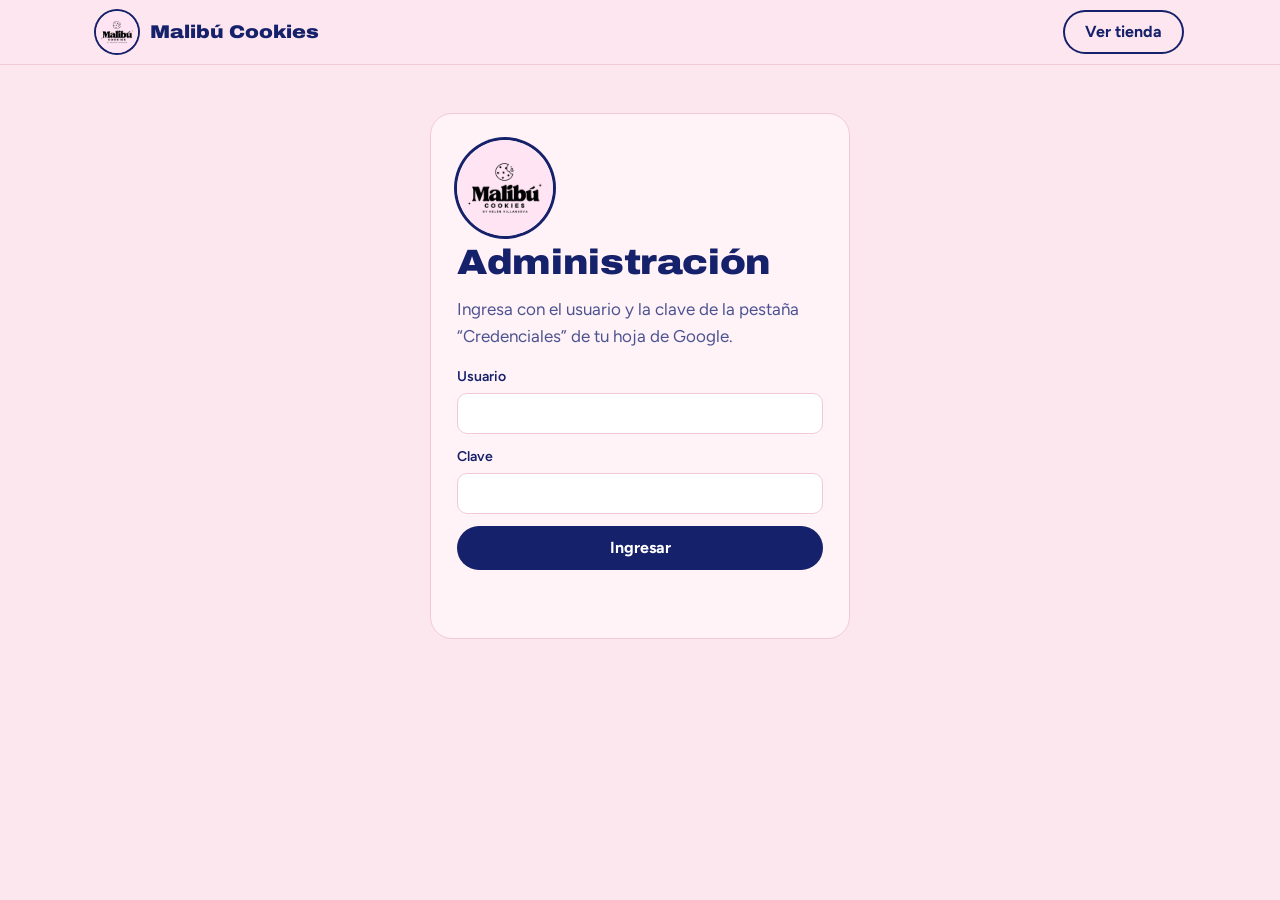
<file: admin/index.html>
<!doctype html>
<html lang="es">
<head>
<meta charset="utf-8">
<meta name="robots" content="noindex,nofollow">
<meta http-equiv="refresh" content="0; url=../admin.html">
<title>Admin · Malibú Cookies</title>
<script>location.replace("../admin.html");</script>
</head>
<body>
<p><a href="../admin.html">Ir a la administración</a></p>
</body>
</html>
</file>
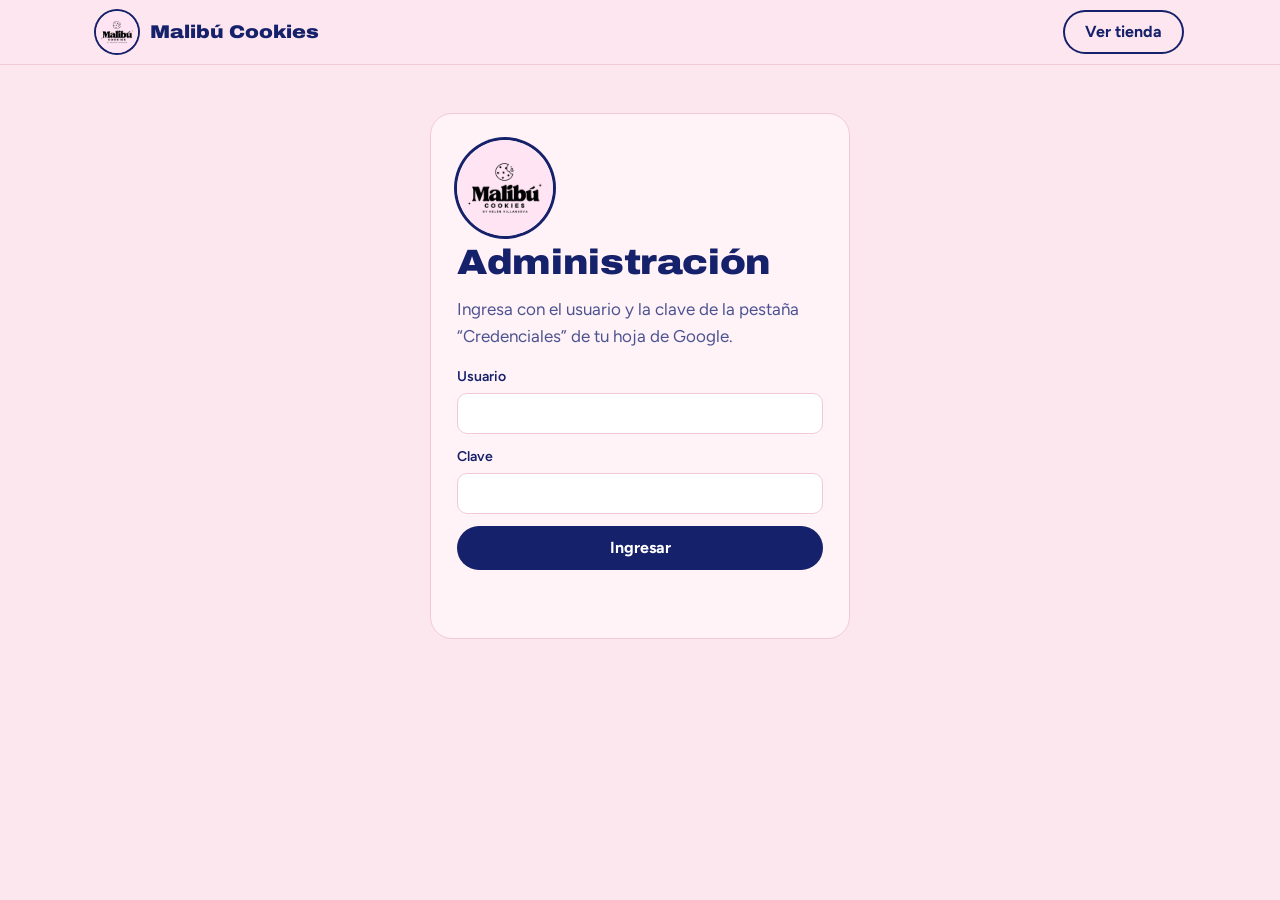
<file: admin.html>
<!doctype html>
<html lang="es">
<head>
<meta charset="utf-8">
<meta name="viewport" content="width=device-width,initial-scale=1,viewport-fit=cover">
<meta name="robots" content="noindex,nofollow">
<title>Admin · Malibú Cookies</title>
<link rel="icon" href="img/logo.png">
<link rel="preconnect" href="https://fonts.googleapis.com">
<link rel="preconnect" href="https://fonts.gstatic.com" crossorigin>
<link rel="stylesheet" href="https://fonts.googleapis.com/css2?family=Archivo:wdth,wght@62..125,500..900&family=Figtree:wght@400;500;600;700&display=swap">
<link rel="stylesheet" href="estilos.css?v=20261118">
</head>
<body>
<header class="top">
  <div class="wrap">
    <a class="brand" href="./"><img class="ring" src="img/logo.png" alt="">Malibú Cookies</a>
    <div class="adm-bar" style="margin-left:auto">
      <a class="btn btn-ghost" href="./">Ver tienda</a>
      <button class="btn btn-ink" type="button" id="logout" hidden>Cerrar sesión</button>
    </div>
  </div>
</header>

<main>
  <!-- Ingreso -->
  <section id="vista-login" style="padding-top:0">
    <div class="wrap">
      <div class="card login">
        <img class="logo ring" src="img/logo.png" alt="Malibú Cookies">
        <h2>Administración</h2>
        <p class="hint" style="color:var(--ink-soft)">Ingresa con el usuario y la clave de la pestaña “Credenciales” de tu hoja de Google.</p>
        <form class="form" id="login-form" autocomplete="on">
          <label for="lg-user">Usuario<input id="lg-user" name="username" autocomplete="username" required autocapitalize="none" spellcheck="false"></label>
          <label for="lg-pass">Clave<input id="lg-pass" name="password" type="password" autocomplete="current-password" required></label>
          <button class="btn btn-ink" type="submit" id="lg-btn">Ingresar</button>
          <p class="msg" id="lg-msg" role="status"></p>
        </form>
      </div>
    </div>
  </section>

  <!-- Panel -->
  <section class="admin" id="vista-panel" hidden>
    <div class="wrap">
      <div class="sec-head">
        <div><div class="eyebrow">Solo para ti</div><h2>Administración</h2><p>Los cambios se guardan en tu hoja de Google y se ven en la tienda al instante.</p></div>
      </div>
      <div class="cols">
        <div class="tools">
          <div class="card">
            <h3>Confirmar pedido pagado</h3>
            <p class="hint">Pega el mensaje de WhatsApp del cliente. Cuando el pago esté confirmado, toca el botón y el stock se descuenta. Las tortas se muestran con su precio, pero no descuentan stock.</p>
            <label for="order-in" class="hint" style="display:block;margin:0 0 6px">Mensaje del pedido</label>
            <textarea id="order-in" placeholder="Hola Malibú! Quiero hacer este pedido:&#10;• 2 × Menta ($3.000)&#10;• 1 × Mango ($4.000)&#10;&#10;🎂 Torta de bizcocho · Manjar nuez · 20 porciones ($25.000 + diseño)"></textarea>
            <ul class="parsed" id="parsed"></ul>
            <button class="btn btn-ink" type="button" id="confirm-btn" disabled>Pago confirmado: descontar stock</button>
            <p class="msg" id="confirm-msg" role="status"></p>
          </div>
          <div class="card">
            <h3>Agregar sabor o producto</h3>
            <p class="hint">Aparece en la tienda apenas lo guardas.</p>
            <form class="form" id="add-form">
              <label for="np-name">Nombre<input id="np-name" required maxlength="60" placeholder="Ej: Frutilla"></label>
              <label for="np-contiene">Qué contiene (opcional)<textarea id="np-contiene" rows="2" maxlength="150" placeholder="Ej: masa de vainilla, relleno de manjar y chips de chocolate"></textarea></label>
              <div class="two">
                <label for="np-cat">Sección<select id="np-cat"><option value="c">Cookies clásicas</option><option value="p">Cookies premium</option><option value="f">Frutitas virales</option></select></label>
                <label for="np-precio">Precio (opcional)<input id="np-precio" inputmode="numeric" maxlength="9" placeholder="Vacío: el de la sección"></label>
              </div>
              <div class="two">
                <label for="np-qty">Stock inicial<input id="np-qty" type="number" min="0" step="1" inputmode="numeric" placeholder="Sin control"></label>
                <label for="np-img">Foto (opcional)<input id="np-img" type="file" accept="image/*"></label>
              </div>
              <button class="btn btn-ink" type="submit" id="np-save">Agregar</button>
              <p class="msg" id="add-msg" role="status"></p>
            </form>
          </div>
          <div class="card">
            <h3>Pedidos confirmados</h3>
            <p class="hint">Si te equivocaste, “Anular” devuelve las unidades al stock.</p>
            <ul class="orders" id="orders"><li>Cargando…</li></ul>
          </div>
        </div>
        <div class="card">
          <div class="aviso-script" id="aviso-script" role="status" hidden>
            <strong>Falta actualizar el script de tu hoja de Google.</strong>
            <p>Hasta entonces, “Editar” no puede guardar qué contiene cada sabor ni su precio. El stock y los pedidos funcionan igual.</p>
            <ol>
              <li>Copia el código nuevo desde <a href="https://raw.githubusercontent.com/Bznnnnn/Malibu-cookies/main/apps-script/Codigo.gs" target="_blank" rel="noopener">este enlace</a> (todo el texto).</li>
              <li>En tu hoja: Extensiones &gt; Apps Script. Reemplaza todo el código por el nuevo y guarda.</li>
              <li>Implementar &gt; Administrar implementaciones &gt; lápiz &gt; Versión: Nueva versión &gt; Implementar.</li>
              <li>Vuelve a abrir esta página.</li>
            </ol>
          </div>
          <div class="nuevos" id="nuevos" role="region" aria-labelledby="nuevos-titulo" hidden>
            <strong id="nuevos-titulo">Listos para agregar a tu menú</strong>
            <ul id="nuevos-lista"></ul>
            <button class="btn btn-ink" type="button" id="nuevos-btn">Agregar al menú</button>
            <p class="msg" id="nuevos-msg" role="status"></p>
          </div>
          <h3>Productos, precios y stock</h3>
          <p class="hint">Escribe las unidades disponibles y sal del recuadro para guardar. Vacío significa sin control de stock. Con “Editar” cambias qué contiene cada sabor y su precio.</p>
          <div class="prod-list" id="prod-list"><p class="loading">Cargando…</p></div>
          <p class="msg" id="stock-msg" role="status"></p>
        </div>
      </div>
    </div>
  </section>
</main>

<script src="config.js?v=20261118"></script>
<script src="comun.js?v=20261118"></script>
<script>
let token = null;
let productos = [], porId = {}, porNombre = {};

function leerToken() { try { return sessionStorage.getItem("malibu_token"); } catch (e) { return null; } }
function guardarToken(t) { try { t ? sessionStorage.setItem("malibu_token", t) : sessionStorage.removeItem("malibu_token"); } catch (e) {} }
function aviso(id, texto, ok) { const m = $(id); m.textContent = texto; m.className = "msg " + (ok ? "ok" : "err"); }

function mostrar(panel) {
  $("vista-login").hidden = panel;
  $("vista-panel").hidden = !panel;
  $("logout").hidden = !panel;
}

async function api(body) {
  const r = await Malibu.post({ ...body, token });
  if (r && r.error === "sesion") {
    token = null; guardarToken(null); mostrar(false);
    aviso("lg-msg", r.mensaje, false);
  }
  if (r && r.productos) usarProductos(r.productos);
  if (r && r.pedidos) pintarPedidos(r.pedidos);
  return r || { ok: false, mensaje: "Respuesta vacía." };
}

/* ---------- ingreso ---------- */
$("login-form").addEventListener("submit", async e => {
  e.preventDefault();
  const btn = $("lg-btn"); btn.disabled = true;
  aviso("lg-msg", "Verificando…", true);
  const r = await Malibu.post({ action: "login", usuario: $("lg-user").value, clave: $("lg-pass").value });
  btn.disabled = false;
  if (!r.ok) { aviso("lg-msg", r.mensaje || "No se pudo ingresar.", false); return; }
  token = r.token; guardarToken(token);
  $("lg-pass").value = ""; $("lg-msg").textContent = "";
  entrar();
});
$("logout").addEventListener("click", async () => {
  await Malibu.post({ action: "logout", token });
  token = null; guardarToken(null); mostrar(false);
});

async function entrar() {
  mostrar(true);
  try { usarProductos(await Malibu.catalogo() || []); } catch (e) { aviso("stock-msg", "No se pudo leer el catálogo.", false); }
  api({ action: "pedidos" });
}

/* ---------- productos y stock ---------- */
function usarProductos(lista) {
  productos = lista;
  // El script anterior de la hoja no manda "contiene": hay que actualizarlo para editar el detalle.
  $("aviso-script").hidden = !productos.length || productos.some(p => "contiene" in p);
  porId = Object.fromEntries(productos.map(p => [p.id, p]));
  porNombre = Object.fromEntries(productos.map(p => [norm(p.name), p.id]));
  pintarProductos(); leerPedidoPegado(); pintarNuevos();
}
// Editor de "qué contiene" y precio propio: uno abierto a la vez. Lo escrito se guarda en un
// borrador para no perderlo si la lista se vuelve a pintar mientras se edita.
let editando = null, guardadoReciente = null;
const borrador = {};
const limpiarPrecio = v => String(v || "").replace(/[$.\s]/g, "");
function editorDe(p) {
  const b = borrador[p.id] || (borrador[p.id] = { contiene: p.contiene || "", precio: p.precio ? String(p.precio) : "" });
  return `<div class="editor"><label for="ed-contiene">Qué contiene<textarea id="ed-contiene" data-campo="contiene" rows="2" maxlength="150" placeholder="Ej: masa de chocolate, relleno de menta y chips">${esc(b.contiene)}</textarea></label><label for="ed-precio">Precio<input id="ed-precio" data-campo="precio" inputmode="numeric" maxlength="9" value="${esc(b.precio)}" placeholder="${precioSeccion(p.cat)}"></label><p class="hint">Vacío: usa el precio de ${esc(MALIBU_SECCIONES[p.cat].toLowerCase())} (${pesos(precioSeccion(p.cat))}).</p><div class="adm-bar"><button class="btn btn-ink" type="button" data-guardar="${esc(p.id)}">Guardar</button><button class="btn btn-ghost" type="button" data-cancelar>Cancelar</button></div><p class="msg" id="ed-msg" role="status"></p></div>`;
}
function filaProducto(p) {
  const propio = Number(p.precio) > 0;
  const precio = `<small class="pr${propio ? " propio" : ""}">${pesos(precioDe(p))}${propio ? " · precio propio" : ""}${guardadoReciente === p.id ? ` <b class="ok">Guardado ✓</b>` : ""}</small>`;
  const contiene = p.contiene ? `<small class="ct">${esc(p.contiene)}</small>` : "";
  return `<div class="prod-row${editando === p.id ? " abierta" : ""}"><img src="${fotoDe(p)}" alt=""><div class="nm">${esc(p.name)}${precio}${contiene}</div><input type="number" min="0" step="1" inputmode="numeric" id="st-${esc(p.id)}" data-s="${esc(p.id)}" value="${typeof p.stock === "number" ? p.stock : ""}" placeholder="—" aria-label="Stock de ${esc(p.name)}"><div class="acc"><button class="edit" type="button" data-editar="${esc(p.id)}" aria-expanded="${editando === p.id}">Editar</button><button class="del" type="button" data-del="${esc(p.id)}">Eliminar</button></div>${editando === p.id ? editorDe(p) : ""}</div>`;
}
function pintarProductos() {
  const activo = document.activeElement && document.activeElement.dataset ? document.activeElement : null;
  const enfocado = activo ? activo.dataset.s : null, campo = activo ? activo.dataset.campo : null;
  if (editando && !porId[editando]) editando = null;
  $("prod-list").innerHTML = ["c", "p", "f"].map(c => `<div class="prod-group"><h4>${MALIBU_SECCIONES[c]} (${porSeccion(productos, c).length})</h4>${porSeccion(productos, c).map(filaProducto).join("")}</div>`).join("");
  if (enfocado && $("st-" + enfocado)) $("st-" + enfocado).focus();
  if (campo && $("ed-" + campo)) $("ed-" + campo).focus();
}
$("prod-list").addEventListener("input", e => {
  const c = e.target.closest("[data-campo]");
  if (c && editando && borrador[editando]) borrador[editando][c.dataset.campo] = c.value;
});
async function guardarDetalle(id, btn) {
  const b = borrador[id] || {};
  const precio = limpiarPrecio(b.precio);
  if (precio && !/^\d{1,7}$/.test(precio)) { aviso("ed-msg", "Escribe el precio solo con números, por ejemplo 1800.", false); return; }
  btn.disabled = true;
  aviso("ed-msg", "Guardando…", true);
  const r = await api({ action: "guardarDetalle", id, contiene: String(b.contiene || "").trim(), precio });
  if (r.ok) {
    delete borrador[id];
    editando = null; guardadoReciente = id;
    pintarProductos();
    return;
  }
  btn.disabled = false;
  if ($("ed-msg")) aviso("ed-msg", r.error === "accion" ? "Para guardar esto, primero actualiza el script de tu hoja de Google (Implementar > Administrar implementaciones > Nueva versión)." : (r.mensaje || "No se pudo guardar."), false);
}
$("prod-list").addEventListener("change", async e => {
  const inp = e.target.closest("input[data-s]");
  if (!inp) return;
  const id = inp.dataset.s, nombre = porId[id]?.name || id;
  aviso("stock-msg", "Guardando…", true);
  const r = await api({ action: "guardarStock", id, stock: inp.value.trim() });
  aviso("stock-msg", r.ok ? "Stock guardado: " + nombre : (r.mensaje || "No se pudo guardar."), r.ok);
});
$("prod-list").addEventListener("click", async e => {
  const ed = e.target.closest("[data-editar]");
  if (ed) {
    guardadoReciente = null;
    editando = editando === ed.dataset.editar ? null : ed.dataset.editar;
    pintarProductos();
    if (editando) $("ed-contiene").focus();
    return;
  }
  if (e.target.closest("[data-cancelar]")) {
    delete borrador[editando];
    editando = null;
    pintarProductos();
    return;
  }
  const g = e.target.closest("[data-guardar]");
  if (g) { guardarDetalle(g.dataset.guardar, g); return; }
  const b = e.target.closest("button[data-del]");
  if (!b) return;
  if (!b.classList.contains("sure")) {
    document.querySelectorAll(".del.sure").forEach(x => { x.classList.remove("sure"); x.textContent = "Eliminar"; });
    b.classList.add("sure"); b.textContent = "¿Eliminar? Toca otra vez";
    return;
  }
  const id = b.dataset.del, nombre = porId[id]?.name || id;
  b.disabled = true;
  const r = await api({ action: "eliminarProducto", id });
  aviso("stock-msg", r.ok ? "Eliminado: " + nombre : (r.mensaje || "No se pudo eliminar."), r.ok);
  if (!r.ok) b.disabled = false;
});

async function fotoEnBase64(file) {
  const bmp = await createImageBitmap(file);
  const S = 480, lado = Math.min(bmp.width, bmp.height);
  const c = document.createElement("canvas");
  c.width = c.height = S;
  c.getContext("2d").drawImage(bmp, (bmp.width - lado) / 2, (bmp.height - lado) / 2, lado, lado, 0, 0, S, S);
  return c.toDataURL("image/jpeg", 0.85);
}
$("add-form").addEventListener("submit", async e => {
  e.preventDefault();
  const nombre = $("np-name").value.trim();
  if (!nombre) { aviso("add-msg", "Escribe un nombre.", false); return; }
  if (porNombre[norm(nombre)]) { aviso("add-msg", "Ya existe un producto con ese nombre.", false); return; }
  const precio = limpiarPrecio($("np-precio").value);
  if (precio && !/^\d{1,7}$/.test(precio)) { aviso("add-msg", "Escribe el precio solo con números, por ejemplo 1800.", false); return; }
  const btn = $("np-save"); btn.disabled = true;
  aviso("add-msg", "Guardando…", true);
  let fotoBase64 = "";
  const archivo = $("np-img").files[0];
  if (archivo) {
    try { fotoBase64 = await fotoEnBase64(archivo); }
    catch (err) { aviso("add-msg", "No pude leer esa foto. Prueba con una JPG o PNG.", false); btn.disabled = false; return; }
  }
  const cat = $("np-cat").value;
  const r = await api({ action: "agregarProducto", nombre, cat, stock: $("np-qty").value.trim(), fotoBase64, contiene: $("np-contiene").value.trim(), precio });
  btn.disabled = false;
  // Con el script antiguo de la hoja, el producto se agrega sin "qué contiene" ni precio propio.
  const nuevo = r.ok && (r.productos || []).find(p => norm(p.name) === norm(nombre));
  const sinDetalle = nuevo && !("contiene" in nuevo) && ($("np-contiene").value.trim() || precio);
  if (r.ok) { $("add-form").reset(); aviso("add-msg", sinDetalle ? `Agregado: ${nombre}. Para guardar qué contiene y su precio, primero actualiza el script de tu hoja de Google.` : `Agregado: ${nombre} en ${MALIBU_SECCIONES[cat]}.`, !sinDetalle); }
  else aviso("add-msg", r.mensaje || "No se pudo agregar.", false);
});

/* ---------- sabores nuevos que ya tienen foto en el sitio: se agregan con un toque ---------- */
const NUEVOS = [
  { nombre: "Pistacho", cat: "f", precio: 5000, foto: "img/fr-pistacho.jpg" },
  { nombre: "Maracuyá", cat: "f", precio: 4000, foto: "img/fr-maracuya.jpg" },
  { nombre: "Frutilla", cat: "f", precio: 4000, foto: "img/fr-frutilla.jpg" },
];
let agregandoNuevos = false, resultadoNuevos = "";
const faltanNuevos = () => NUEVOS.filter(n => !porNombre[norm(n.nombre)]);
function pintarNuevos() {
  const faltan = faltanNuevos();
  $("nuevos").hidden = !productos.length || (!faltan.length && !resultadoNuevos);
  $("nuevos-lista").innerHTML = faltan.map(n => `<li><img src="${esc(n.foto)}" alt=""><span><b>${esc(n.nombre)}</b> ${esc(MALIBU_SECCIONES[n.cat])} · ${pesos(n.precio)}</span></li>`).join("");
  $("nuevos-lista").hidden = $("nuevos-btn").hidden = !faltan.length;
}
$("nuevos-btn").addEventListener("click", async () => {
  if (agregandoNuevos) return;
  agregandoNuevos = true; $("nuevos-btn").disabled = true;
  const listos = [], errores = [];
  for (const n of faltanNuevos()) {
    aviso("nuevos-msg", `Agregando ${n.nombre}…`, true);
    let fotoBase64;
    try {
      const r = await fetch(n.foto, { cache: "no-store" });
      if (!r.ok) throw new Error();
      fotoBase64 = await fotoEnBase64(await r.blob());
    } catch (e) { errores.push(`${n.nombre}: no se pudo leer la foto`); continue; }
    const r = await api({ action: "agregarProducto", nombre: n.nombre, cat: n.cat, stock: "", fotoBase64, contiene: "", precio: String(n.precio) });
    if (r.ok) listos.push(n); else errores.push(`${n.nombre}: ${r.mensaje || "no se pudo agregar"}`);
  }
  agregandoNuevos = false; $("nuevos-btn").disabled = false;
  // Con el script antiguo de la hoja no se guarda el precio propio: queda el de la sección.
  const sinPrecio = listos.filter(n => {
    const p = productos.find(x => norm(x.name) === norm(n.nombre));
    return p && !("precio" in p) && n.precio !== precioSeccion(n.cat);
  });
  const partes = [];
  if (listos.length) partes.push(`Listo: ${listaY(listos.map(n => n.nombre))} ya ${listos.length > 1 ? "están" : "está"} en la tienda.`);
  if (sinPrecio.length) partes.push(`${listaY(sinPrecio.map(n => n.nombre))} quedó con el precio de la sección hasta que actualices el script de tu hoja (pasos de arriba). Después cámbialo con “Editar”.`);
  if (errores.length) partes.push(errores.join(". ") + ".");
  resultadoNuevos = partes.join(" ");
  aviso("nuevos-msg", resultadoNuevos, !errores.length && !sinPrecio.length);
  pintarNuevos();
});

/* ---------- pedidos ---------- */
let pegado = [], tortasPegadas = [];
function leerPedidoPegado() {
  const texto = $("order-in").value;
  pegado = [];
  const lineas = texto.split(/\n/);
  // Las tortas vienen en líneas que empiezan con 🎂 y sus detalles con "·". No descuentan stock: solo se muestran y suman.
  tortasPegadas = lineas.filter(l => /^\s*🎂/.test(l)).map(l => {
    const m = l.match(/\(\s*\$\s*([\d.]+)([^()]*)\)\s*$/);
    return {
      texto: l.replace(/^\s*🎂\s*/, "").replace(/\s*\([^()]*\)\s*$/, ""),
      precio: m ? Number(m[1].replace(/\./g, "")) : 0,
      masDiseno: m ? /\+\s*dise/i.test(m[2]) : /\+\s*dise/i.test(l),
    };
  });
  // Los datos del cliente (nombre, dirección, envío…) no son productos, aunque traigan números.
  const resto = lineas.filter(l => !/^\s*(🎂|·)/.test(l) && !/https?:\/\//.test(l) && !/^\s*(Nombre|Entrega|Direcci[oó]n|Fecha de entrega|Env[ií]o|Total|Preorden)\b/i.test(l));
  // Si el mensaje trae viñetas (•), solo se leen esas líneas, así el nombre o la dirección no se confunden con productos.
  const conVineta = resto.filter(l => /^\s*[•\-*]/.test(l));
  (conVineta.length ? conVineta : resto).forEach(linea => {
    const m = linea.match(/(\d+)\s*[×xX*]\s*(.+)$/);
    if (!m) return;
    // Quita el precio del final de la línea, por ejemplo "Menta ($3.000)".
    const nombre = m[2].replace(/\s*(\(\s*\$[\d.,\s]*\)|[:=—–-]\s*\$[\d.,\s]*)\s*$/, "").trim();
    pegado.push({ qty: Number(m[1]), raw: nombre, id: porNombre[norm(nombre)] });
  });
  const malo = pegado.some(p => !p.id || quedan(porId[p.id]) < p.qty);
  $("parsed").innerHTML = pegado.map(p => {
    if (!p.id) return `<li class="bad"><span>${esc(p.raw)}</span><span>No está en el menú</span></li>`;
    const n = quedan(porId[p.id]);
    return `<li class="${n < p.qty ? "bad" : ""}"><span>${p.qty} × ${esc(porId[p.id].name)}</span><span>${n === Infinity ? "sin control de stock" : n < p.qty ? "Solo quedan " + n : "quedarán " + (n - p.qty)}</span></li>`;
  }).join("") + tortasPegadas.map(t => `<li class="torta"><span>🎂 ${esc(t.texto)}</span><span>${t.precio ? pesos(t.precio) + (t.masDiseno ? " + diseño" : "") + " · " : ""}no descuenta stock</span></li>`).join("");
  const r = resumenPedido(pegado.filter(p => p.id).map(p => [p.id, p.qty]), porId, tortasPegadas);
  if (r.unidades || r.tortas) {
    let filas = `<li class="sum"><span>Total: ${esc(r.conteoTotal)}</span><span>Preorden ${pesos(r.total)}${r.masDiseno ? " + diseño" : ""}</span></li>`;
    // El envío viene en el mensaje según la entrega que eligió el cliente, por ejemplo "Envío: $2.000".
    const envio = ((texto.match(/^\s*Env[ií]o:\s*(.+)$/m) || [])[1] || "").trim();
    if (envio) {
      const montos = [...envio.matchAll(/\$\s*([\d.]+)/g)].map(m => Number(m[1].replace(/\./g, ""))).filter(n => n > 0);
      filas += `<li class="envio"><span>Envío</span><span>${esc(envio)}</span></li>`;
      if (montos.length && r.total) filas += `<li class="sum"><span>Total con envío</span><span>${montos.map(n => pesos(r.total + n)).join(" o ")}${r.masDiseno ? " + diseño" : ""}</span></li>`;
    }
    $("parsed").innerHTML += filas;
  }
  $("confirm-btn").disabled = !pegado.length || malo;
}
$("order-in").addEventListener("input", () => { leerPedidoPegado(); $("confirm-msg").textContent = ""; });
$("confirm-btn").addEventListener("click", async () => {
  if (!pegado.length) return;
  const btn = $("confirm-btn"); btn.disabled = true;
  const texto = $("order-in").value;
  const dato = re => ((texto.match(re) || [])[1] || "").trim();
  const nombre = dato(/Nombre:\s*(.+)/), tipo = dato(/Entrega:\s*(.+)/), direccion = dato(/Direcci[oó]n:\s*(.+)/) || dato(/Entrega en:\s*(.+)/);
  const cliente = [nombre, tipo ? tipo + (direccion ? ": " + direccion : "") : direccion].filter(Boolean).join(" · ");
  aviso("confirm-msg", "Guardando…", true);
  const r = await api({ action: "confirmarPedido", items: pegado.map(p => ({ id: p.id, qty: p.qty })), cliente });
  if (r.ok) { $("order-in").value = ""; leerPedidoPegado(); aviso("confirm-msg", "Pedido confirmado. Stock descontado.", true); }
  else { aviso("confirm-msg", r.mensaje || "No se pudo confirmar.", false); btn.disabled = false; }
});
function pintarPedidos(lista) {
  if (!lista.length) { $("orders").innerHTML = "<li>Aún no hay pedidos confirmados.</li>"; return; }
  $("orders").innerHTML = lista.map(o => {
    const fecha = new Date(o.fecha);
    const cuando = isNaN(fecha) ? "" : fecha.toLocaleString("es-CL", { day: "numeric", month: "short", hour: "2-digit", minute: "2-digit" });
    const anulado = o.estado === "anulado";
    return `<li><div class="meta"><span>${esc(o.cliente || "Cliente")}</span><span>${cuando}</span></div><div class="detalle${anulado ? " void" : ""}">${esc(o.detalle)}</div>${anulado ? "<small>Anulado, stock devuelto</small>" : `<button class="linkbtn" type="button" data-anular="${esc(o.id)}">Anular y devolver stock</button>`}</li>`;
  }).join("");
}
$("orders").addEventListener("click", async e => {
  const b = e.target.closest("[data-anular]");
  if (!b) return;
  if (!b.classList.contains("sure")) { b.classList.add("sure"); b.textContent = "¿Anular? Toca otra vez"; return; }
  b.disabled = true;
  const r = await api({ action: "anularPedido", id: b.dataset.anular });
  if (!r.ok) { b.disabled = false; aviso("confirm-msg", r.mensaje || "No se pudo anular.", false); }
});

/* ---------- inicio ---------- */
if (!Malibu.hayApi()) {
  aviso("lg-msg", "Falta configurar la conexión con Google Sheets (config.js).", false);
  $("lg-btn").disabled = true;
} else {
  token = leerToken();
  if (token) {
    Malibu.post({ action: "sesion", token }).then(r => { if (r.ok) entrar(); else { token = null; guardarToken(null); } });
  }
}
</script>
</body>
</html>
</file>
<file: estilos.css>
[hidden]{display:none!important}
html,body{margin:0}
img{max-width:100%}
/* Layout: pastel-pink bakery box; navy menu-board type; each cookie sits on a round cream plate; logo framed by a thin navy ring. Single light look by choice. */
:root{
  --paper:#FDE7EF;        /* pastel pink page */
  --paper-2:#FFF3F7;      /* lighter pink surfaces */
  --band:#F9D3E1;         /* deeper pastel band */
  --plate:#F8F4EB;        /* cream plate, matches the cookie photos */
  --ink:#16216B;          /* menu navy */
  --ink-soft:#4C5391;
  --accent:#D9467F;
  --line:#F2C9D8;
  --ok:#1F7A4D;
  --warn:#B4441B;
  --white:#FFFFFF;
  --display:"Archivo","Arial Black",system-ui,sans-serif;
  --body:"Figtree",system-ui,-apple-system,"Segoe UI",sans-serif;
  color-scheme:light;
}
*{box-sizing:border-box}
html{scroll-behavior:smooth}
@media (prefers-reduced-motion:reduce){html{scroll-behavior:auto}*{transition:none!important;animation:none!important}}
body{background:var(--paper);color:var(--ink);font-family:var(--body);font-size:17px;line-height:1.55}
.wrap{max-width:1120px;margin:0 auto;padding-left:max(16px,env(safe-area-inset-left,0px));padding-right:max(16px,env(safe-area-inset-right,0px))}
h1,h2,h3{font-family:var(--display);font-stretch:112%;font-weight:900;line-height:.95;letter-spacing:-.01em;text-wrap:balance;margin:0}
.eyebrow{font-family:var(--display);font-stretch:110%;font-weight:800;text-transform:uppercase;letter-spacing:.12em;font-size:.8rem;color:var(--accent)}
a{color:inherit}
:focus-visible{outline:3px solid var(--accent);outline-offset:3px;border-radius:6px}
.ring{border-radius:50%;box-shadow:0 0 0 3px var(--ink)}

/* header */
body::before{content:"";position:fixed;inset:0 0 auto;height:env(safe-area-inset-top,0px);z-index:10;background:var(--paper)}
header.top{position:sticky;top:env(safe-area-inset-top,0px);z-index:9;background:color-mix(in srgb,var(--paper) 92%,transparent);backdrop-filter:blur(8px);border-bottom:1px solid var(--line)}
header.top .wrap{display:flex;align-items:center;gap:20px;padding-block:10px}
.brand{display:flex;align-items:center;gap:12px;text-decoration:none;font-family:var(--display);font-weight:900;font-stretch:115%;font-size:1.15rem;white-space:nowrap}
.brand img{width:42px;height:42px;box-shadow:0 0 0 2px var(--ink)}
nav.links{display:flex;gap:22px;margin-left:auto;font-weight:600;font-size:.95rem}
nav.links a{text-decoration:none;white-space:nowrap}
nav.links a:hover{color:var(--accent)}
.btn{white-space:nowrap;display:inline-flex;align-items:center;justify-content:center;gap:8px;border:0;cursor:pointer;font:700 1rem/1 var(--body);padding:14px 22px;border-radius:999px;text-decoration:none;transition:transform .15s}
.btn:hover{transform:translateY(-2px)}
.btn:disabled{opacity:.45;cursor:not-allowed;transform:none}
.btn-ink{background:var(--ink);color:var(--white)}
.btn-ghost{background:transparent;color:var(--ink);box-shadow:inset 0 0 0 2px var(--ink)}
.btn-wa{background:#1E8E52;color:var(--white)}
@media (max-width:960px){nav.links{display:none}header.top .btn{margin-left:auto}}
@media (max-width:720px){nav.links{display:none}.brand{font-size:1rem}.brand img{width:36px;height:36px}header.top .btn{margin-left:auto;padding:11px 16px;font-size:.9rem}}

/* hero */
.hero .wrap{display:grid;grid-template-columns:1.1fr .9fr;gap:40px;align-items:center;padding-block:56px 48px}
.hero h1{font-size:clamp(2.9rem,7.4vw,5.8rem);text-transform:uppercase}
.hero h1 span{display:block;font-stretch:62%;font-weight:800;font-size:.42em;letter-spacing:.02em;color:var(--ink-soft);margin-bottom:.3em}
.hero p.lead{font-size:1.15rem;max-width:36ch;margin:22px 0 28px;color:var(--ink-soft)}
.hero .ctas{display:flex;flex-wrap:wrap;gap:12px}
.stage{position:relative;aspect-ratio:1;max-width:100%}
.stage .logo{position:absolute;inset:10%;width:80%;border-radius:50%;box-shadow:0 0 0 4px var(--ink),0 0 0 14px var(--paper-2)}
.stage .ck{position:absolute;width:36%;border-radius:50%;box-shadow:0 18px 30px -16px rgba(22,33,107,.45);animation:bob 6s ease-in-out infinite}
.stage .c1{top:-3%;left:-4%}
.stage .c2{bottom:-4%;right:-3%;width:40%;animation-delay:-2s}
.stage .c3{bottom:0;left:-3%;width:28%;animation-delay:-4s}
@keyframes bob{50%{translate:0 -8px}}
@media (max-width:820px){.hero .wrap{grid-template-columns:1fr;padding-block:32px 32px}.stage{max-width:400px;margin:0 auto;width:100%}}

.strip{background:var(--ink);color:var(--white)}
.strip .wrap{display:flex;flex-wrap:wrap;justify-content:center;gap:10px 34px;padding-block:14px;font-family:var(--display);font-weight:800;text-transform:uppercase;letter-spacing:.06em;font-size:.9rem}
.strip a{color:inherit;text-decoration:none;padding-block:2px;border-bottom:2px solid transparent;transition:border-color .15s}
.strip a:hover{border-bottom-color:currentColor}
@media (max-width:520px){.strip .wrap{gap:8px 22px;font-size:.85rem}.strip span{display:none}}
section[id],.card[id]{scroll-margin-top:84px}

section{padding-block:72px}
.sec-head{display:flex;flex-wrap:wrap;align-items:end;justify-content:space-between;gap:20px;margin-bottom:32px}
.sec-head h2{font-size:clamp(2.6rem,7vw,4.6rem);text-transform:uppercase}
.sec-head p{max-width:44ch;margin:10px 0 0;color:var(--ink-soft)}
.tabs{display:inline-flex;background:var(--paper-2);border:1px solid var(--line);border-radius:999px;padding:5px}
.tabs button{border:0;background:none;color:var(--ink);font:700 .95rem/1 var(--body);padding:11px 18px;border-radius:999px;cursor:pointer}
.tabs button[aria-selected="true"]{background:var(--ink);color:var(--white)}
.tabs small{font-weight:500;opacity:.7;margin-left:4px}
@media (max-width:560px){.tabs{display:grid;grid-template-columns:1fr 1fr;gap:4px;width:100%;border-radius:22px}.tabs button{padding:11px 8px}}

/* menu grid */
.grid{display:grid;grid-template-columns:repeat(auto-fill,minmax(180px,1fr));gap:30px 20px}
.item{display:flex;flex-direction:column;align-items:center;text-align:center;gap:6px}
.plate{position:relative;width:100%;aspect-ratio:1;display:grid;place-items:center}
.plate img{width:92%;border-radius:50%;background:var(--plate);box-shadow:0 14px 24px -18px rgba(22,33,107,.55);transition:transform .35s}
.item:hover .plate img{transform:rotate(-6deg) scale(1.03)}
.num{position:absolute;top:2px;left:2px;min-width:30px;height:30px;padding:0 6px;border-radius:999px;background:var(--white);display:grid;place-items:center;font-family:var(--display);font-weight:900;font-size:.8rem}
.badge{position:absolute;bottom:4px;right:0;padding:5px 10px;border-radius:999px;font-weight:700;font-size:.78rem;background:var(--white);color:var(--ink)}
.badge.low{background:var(--accent);color:var(--white)}
.badge.out{background:var(--ink);color:var(--white)}
.item.soldout .plate img{filter:grayscale(.8);opacity:.55}
.item h3{font-size:1.02rem;font-stretch:105%;font-weight:800;text-transform:uppercase;letter-spacing:.02em;margin-top:4px}
@media (max-width:460px){.item .contiene{font-size:.78rem}}
.item .precio{margin:-2px 0 2px;font-weight:800;font-size:1rem;color:var(--accent);font-variant-numeric:tabular-nums}
.item .contiene{margin:0;max-width:28ch;font-size:.82rem;line-height:1.35;color:var(--ink-soft)}
.item .pie{margin-top:auto;display:flex;flex-direction:column;align-items:center;gap:6px}
.qty{display:flex;align-items:center;gap:6px;min-height:36px}
.qty button{width:36px;height:36px;border-radius:50%;border:2px solid var(--ink);background:transparent;color:var(--ink);font:700 1.2rem/1 var(--body);cursor:pointer}
.qty button.add{background:var(--ink);color:var(--white)}
.qty button:disabled{opacity:.35;cursor:not-allowed}
.qty output{min-width:2ch;font-weight:700;font-variant-numeric:tabular-nums}
.qty .minus,.qty output{display:none}
.item.on .qty .minus,.item.on .qty output{display:inline-flex;justify-content:center;align-items:center}
.item.on .plate img{box-shadow:0 0 0 4px var(--accent)}
@media (max-width:460px){.grid{grid-template-columns:repeat(2,minmax(0,1fr));gap:22px 12px}.item h3{font-size:.88rem}}

/* pestaña frutitas */
.fr{display:grid;grid-template-columns:1fr 1fr;gap:40px;align-items:center}
.panel-intro{margin:0;max-width:44ch;color:var(--ink-soft)}
.mosaic{display:grid;grid-template-columns:1.2fr 1fr;gap:12px}
.mosaic img{width:100%;height:100%;object-fit:cover;border-radius:20px;display:block}
.mosaic img:first-child{grid-row:span 2}
.fr .qty-row{display:flex;flex-wrap:wrap;align-items:center;gap:14px;margin-top:22px}
@media (max-width:820px){.fr{grid-template-columns:1fr}}

/* steps / info */
.steps{display:grid;grid-template-columns:repeat(3,minmax(0,1fr));gap:20px}
.card{background:var(--paper-2);border:1px solid var(--line);border-radius:22px;padding:26px}
.step b{display:block;font-family:var(--display);font-weight:900;font-size:3rem;line-height:1;color:var(--accent)}
.step h3{font-size:1.35rem;margin:14px 0 8px;font-stretch:100%}
.step p{margin:0;color:var(--ink-soft)}
@media (max-width:820px){.steps{grid-template-columns:1fr}}
.info{display:grid;grid-template-columns:minmax(0,1.6fr) minmax(0,1fr);gap:20px;margin-top:20px}
.info h3{font-size:1.3rem;font-stretch:100%;margin-bottom:8px}
.info p{margin:0;color:var(--ink-soft)}
.phone{font-family:var(--display);font-weight:800;font-size:1.3rem;user-select:all;color:var(--ink)}
@media (max-width:720px){.info{grid-template-columns:1fr}}
/* Entregas en Talca: todas las opciones con sus días y precios */
.entregas-lista{display:grid;grid-template-columns:repeat(auto-fit,minmax(min(100%,250px),1fr));gap:14px 22px;margin-top:16px}
.entregas-lista h4{margin:0 0 4px;font-family:var(--display);font-weight:800;font-size:.78rem;letter-spacing:.1em;text-transform:uppercase;color:var(--accent)}
.entregas-lista ul{list-style:none;margin:0;padding:0}
.entregas-lista li{display:flex;align-items:baseline;justify-content:space-between;gap:2px 12px;padding:8px 0;border-top:1px solid var(--line)}
.entregas-lista li span{display:grid;min-width:0}
.entregas-lista strong{font-weight:700;line-height:1.3}
.entregas-lista small{font-size:.84rem;line-height:1.35;color:var(--ink-soft)}
.entregas-lista b{font-weight:800;white-space:nowrap;font-variant-numeric:tabular-nums}

.about .wrap{display:grid;grid-template-columns:auto 1fr;gap:44px;align-items:center}
.about img{width:190px;height:190px}
.about h2{font-size:clamp(2rem,5vw,3.2rem)}
.about p{max-width:58ch;color:var(--ink-soft)}
@media (max-width:640px){.about .wrap{grid-template-columns:1fr;justify-items:start}.about img{width:140px;height:140px}}

footer{border-top:1px solid var(--line);padding-block:28px 130px;font-size:.9rem;color:var(--ink-soft)}
footer .wrap{display:flex;flex-wrap:wrap;justify-content:space-between;gap:12px}

/* order bar */
.bag{position:fixed;left:0;right:0;bottom:0;z-index:11;padding:12px max(16px,env(safe-area-inset-right,0px)) calc(12px + env(safe-area-inset-bottom,0px)) max(16px,env(safe-area-inset-left,0px));pointer-events:none}
.bag .inner{pointer-events:auto;max-width:780px;margin:0 auto;background:var(--ink);color:var(--white);border-radius:22px;padding:14px 14px 14px 20px;display:flex;align-items:center;gap:12px;flex-wrap:wrap;box-shadow:0 20px 40px -20px rgba(0,0,0,.5)}
.bag .sum{flex:1;min-width:0;font-size:.92rem}
.bag .sum strong{font-family:var(--display);font-size:1.15rem;display:block}
.bag .sum span{display:block;overflow:hidden;text-overflow:ellipsis;white-space:nowrap;opacity:.8}
.bag .btn{padding:12px 16px;font-size:.92rem}
.bag .btn-line{background:transparent;color:var(--white);box-shadow:inset 0 0 0 2px var(--white)}
.bag .fields{flex-basis:100%;display:none;grid-template-columns:1fr 1fr;gap:8px}
.bag.open .fields{display:grid}
.bag label{font-size:.78rem;opacity:.85;display:flex;flex-direction:column;gap:4px}
.bag input{font:500 .95rem var(--body);padding:9px 11px;border-radius:10px;border:0;background:var(--white);color:var(--ink);min-width:0}
.bag pre{grid-column:1/-1;margin:0;white-space:pre-wrap;font:500 .85rem/1.45 var(--body);background:rgba(255,255,255,.12);border-radius:12px;padding:10px 12px;max-height:26vh;overflow:auto}
/* ¿Dónde lo recibes?: opciones del día elegido, agrupadas en puntos de entrega y delivery */
.bag .donde{grid-column:1/-1;display:grid;gap:8px;margin-top:2px}
.bag .donde-titulo{font-size:.88rem;font-weight:700}
.bag .grupo{display:grid;gap:6px}
.bag .grupo + .grupo{margin-top:6px}
.bag .grupo-titulo{font-size:.7rem;font-weight:700;letter-spacing:.1em;text-transform:uppercase;opacity:.75}
.bag .opts{display:grid;grid-template-columns:repeat(4,minmax(0,1fr));gap:8px}
@media (max-width:640px){.bag .opts{grid-template-columns:repeat(2,minmax(0,1fr))}}
.bag .opt{position:relative;display:block;font-size:.92rem;opacity:1;cursor:pointer}
.bag .opt input{position:absolute;opacity:0;width:1px;height:1px;margin:0;padding:0}
.bag .opt span{display:grid;gap:2px;align-content:center;height:100%;padding:9px 12px;border-radius:12px;box-shadow:inset 0 0 0 2px rgba(255,255,255,.55);font-weight:700;line-height:1.25;color:var(--white);transition:background .15s,color .15s}
.bag .opt small{font-size:.76rem;font-weight:500;opacity:.85}
.bag .opt small.dias{font-style:italic;font-weight:600;opacity:1}
.bag .opt b{font-size:.84rem;font-weight:800;color:var(--band);font-variant-numeric:tabular-nums}
.bag .opt input:checked + span{background:var(--white);color:var(--ink);box-shadow:inset 0 0 0 2px var(--white)}
.bag .opt input:checked + span b{color:var(--ink)}
.bag .opt input:focus-visible + span{outline:3px solid var(--accent);outline-offset:2px}
.bag .aviso{grid-column:1/-1;margin:0;padding:8px 12px;border-radius:10px;background:var(--accent);color:var(--white);font-weight:700;font-size:.88rem}
.bag .nota{grid-column:1/-1;margin:0;font-size:.85rem;opacity:.85}
.bag .nota.fotos{opacity:1;font-weight:600;padding:8px 12px;border-radius:10px;border:2px dashed rgba(255,255,255,.6)}
.bag .ancho{grid-column:1/-1}
.bag input[type="date"]{display:block;width:100%;min-height:40px}
.bag .ayuda{font-size:.75rem;font-weight:500}
.bag .ayuda.error{padding:5px 9px;border-radius:8px;background:var(--accent);color:var(--white);font-weight:700}
.bag.open .inner{max-height:calc(100vh - 24px);max-height:calc(100dvh - 24px - env(safe-area-inset-bottom,0px));overflow-y:auto;overscroll-behavior:contain}
@media (max-width:520px){.bag .inner{padding:14px 14px 14px 16px;gap:10px}.bag .sum{flex-basis:100%}#bag-wa{flex:1}.bag .fields{grid-template-columns:1fr}}

/* admin */
.admin{background:var(--paper-2);border-top:3px solid var(--ink)}
.admin .cols{display:grid;grid-template-columns:1.1fr .9fr;gap:24px;align-items:start}
.admin .cols > *{min-width:0}
@media (max-width:520px){.admin .sec-head h2{font-size:clamp(1.8rem,8.5vw,2.6rem);overflow-wrap:anywhere}.admin .btn{white-space:normal;text-align:center;line-height:1.2}}
@media (max-width:900px){.admin .cols{grid-template-columns:1fr}}
.admin h3{font-size:1.4rem;font-stretch:100%;margin-bottom:6px}
.admin .hint{color:var(--ink-soft);font-size:.92rem;margin:0 0 14px}
.admin textarea{width:100%;min-height:150px;font:500 .95rem/1.45 var(--body);padding:12px;border-radius:14px;border:1px solid var(--line);background:var(--white);color:var(--ink);resize:vertical}
.parsed{list-style:none;padding:0;margin:14px 0;display:grid;gap:6px}
.parsed li{display:flex;justify-content:space-between;gap:10px;padding:8px 12px;border-radius:10px;background:var(--white);font-size:.95rem}
.parsed li.bad{color:var(--warn);font-weight:600}
.parsed li.sum{background:var(--ink);color:var(--white);font-weight:700}
.parsed li.torta{background:var(--band);flex-wrap:wrap}
.msg{font-size:.92rem;font-weight:600;margin:10px 0 0;min-height:1.4em}
.msg.ok{color:var(--ok)} .msg.err{color:var(--warn)}
.stock-tbl{width:100%;border-collapse:collapse;font-size:.93rem}
.stock-wrap{max-height:560px;overflow:auto;border:1px solid var(--line);border-radius:14px;background:var(--white)}
.stock-tbl th,.stock-tbl td{text-align:left;padding:7px 12px;border-bottom:1px solid var(--line)}
.stock-tbl th{position:sticky;top:0;background:var(--white);font-size:.78rem;text-transform:uppercase;letter-spacing:.06em;color:var(--ink-soft)}
.stock-tbl input{width:84px;font:600 .95rem var(--body);padding:6px 8px;border:1px solid var(--line);border-radius:8px;color:var(--ink);background:var(--white);font-variant-numeric:tabular-nums}
.stock-tbl td.cat{color:var(--ink-soft);font-size:.82rem}
.orders{list-style:none;padding:0;margin:0;display:grid;gap:10px}
.orders li{background:var(--white);border:1px solid var(--line);border-radius:14px;padding:12px 14px;font-size:.92rem}
.orders .meta{display:flex;justify-content:space-between;gap:10px;flex-wrap:wrap;font-weight:700}
.orders .void{color:var(--ink-soft);text-decoration:line-through}
.linkbtn{border:0;background:none;color:var(--accent);font:600 .88rem var(--body);cursor:pointer;padding:0}
/* v3 additions */
.fr-grid{display:grid;grid-template-columns:repeat(auto-fill,minmax(150px,1fr));gap:22px 16px;margin-top:22px}
.about .wrap{align-items:center}
.about img{display:block;flex:none}
@media (max-width:640px){.about .wrap{justify-items:center;text-align:center}.about p{margin-inline:auto}}
.admin .tools{display:grid;gap:24px}
.prod-list{display:grid;gap:18px}
.prod-group h4{font-family:var(--display);font-weight:800;text-transform:uppercase;letter-spacing:.06em;font-size:.82rem;color:var(--ink-soft);margin:0 0 8px}
.prod-row{display:grid;grid-template-columns:48px minmax(0,1fr) auto auto;gap:10px;align-items:center;padding:8px 10px;background:var(--white);border:1px solid var(--line);border-radius:12px;margin-bottom:6px}
.prod-row img{width:48px;height:48px;border-radius:50%;object-fit:cover;background:var(--plate)}
.prod-row .nm{font-weight:600;min-width:0;overflow-wrap:anywhere}
.prod-row input{width:76px;font:600 .95rem var(--body);padding:6px 8px;border:1px solid var(--line);border-radius:8px;color:var(--ink);background:var(--white)}
.prod-row .del{border:0;background:none;color:var(--warn);font:600 .85rem var(--body);cursor:pointer;white-space:nowrap}
.prod-row .del.sure{background:var(--warn);color:var(--white);border-radius:999px;padding:6px 10px}
.prod-row .nm small{display:block;font-size:.8rem;font-weight:500;color:var(--ink-soft)}
.prod-row .nm .pr.propio{color:var(--accent);font-weight:700}
.prod-row .nm .ok{color:var(--ok);font-weight:700}
.prod-row .nm .ct{overflow:hidden;text-overflow:ellipsis;white-space:nowrap}
.prod-row .acc{display:flex;align-items:center;gap:12px}
.prod-row .edit{border:0;background:none;padding:0;color:var(--ink);font:600 .85rem var(--body);text-decoration:underline;cursor:pointer;white-space:nowrap}
.prod-row.abierta{border-color:var(--ink)}
.aviso-script{margin:0 0 18px;padding:14px 16px;border-radius:14px;border:2px dashed var(--accent);background:var(--white);font-size:.92rem}
.aviso-script p{margin:4px 0 8px;color:var(--ink-soft)}
.aviso-script ol{margin:0;padding-left:20px;display:grid;gap:4px}
.aviso-script a{color:var(--accent);font-weight:700}
.nuevos{margin:0 0 18px;padding:14px 16px;border-radius:14px;border:2px solid var(--ok);background:var(--white);font-size:.92rem}
.nuevos ul{list-style:none;margin:10px 0 12px;padding:0;display:grid;gap:8px}
.nuevos li{display:flex;align-items:center;gap:10px}
.nuevos img{width:52px;height:52px;flex:none;border-radius:50%;background:var(--plate)}
.nuevos .msg{margin:8px 0 0}
.prod-row .editor{grid-column:1/-1;display:grid;gap:10px;margin-top:4px;padding-top:12px;border-top:1px dashed var(--line)}
.prod-row .editor label{display:grid;gap:5px;font-size:.85rem;font-weight:600}
.admin .prod-row .editor textarea{min-height:64px}
.prod-row .editor input{width:100%;max-width:180px}
.prod-row .editor .hint{margin:-4px 0 0;font-size:.82rem}
.prod-row .editor .msg{margin:0;min-height:0}
@media (max-width:520px){.prod-row{grid-template-columns:40px minmax(0,1fr) auto}.prod-row img{width:40px;height:40px}.prod-row .acc{grid-column:2/-1;justify-self:start}}
.form{display:grid;gap:12px}
.form label{display:grid;gap:5px;font-size:.88rem;font-weight:600}
.form input,.form select{font:500 .98rem var(--body);padding:10px 12px;border-radius:10px;border:1px solid var(--line);background:var(--white);color:var(--ink);min-width:0}
.form .two{display:grid;grid-template-columns:1fr 1fr;gap:12px}
@media (max-width:520px){.form .two{grid-template-columns:1fr}}
.noimg{display:grid;place-items:center;font-family:var(--display);font-weight:900;color:var(--ink-soft)}
/* admin independiente */
.admin{border-top:0}
.login{max-width:420px;margin:48px auto}
.login h2{font-size:clamp(1.6rem,7vw,2.2rem);margin:10px 0 6px;overflow-wrap:anywhere}
.login .logo{width:96px;height:96px;display:block}
.adm-bar{display:flex;flex-wrap:wrap;gap:10px;align-items:center}
.loading{color:var(--ink-soft);padding:20px 0}
.grid .loading,.fr-grid .loading{grid-column:1/-1}
.pedido-pick{display:grid;gap:8px;margin-top:6px}
.orders .detalle{margin-top:4px}

/* pestaña tortas */
.tortas{display:grid;grid-template-columns:minmax(0,1fr) minmax(0,1.1fr);grid-template-rows:auto 1fr;grid-template-areas:"intro form" "lista form";gap:28px 48px;align-items:start}
.tortas-intro{grid-area:intro}
.tortas-intro h3{font-size:clamp(1.9rem,4.2vw,2.8rem);text-transform:uppercase}
.tortas-intro p{max-width:42ch;color:var(--ink-soft);margin:14px 0 0}
.puntos{list-style:none;padding:0;margin:20px 0 0;display:grid;gap:10px;font-weight:600;max-width:44ch}
.puntos li{display:flex;gap:10px;align-items:baseline}
.puntos li::before{content:"✦";color:var(--accent);flex:none}
.armar{grid-area:form;background:var(--white);box-shadow:0 24px 40px -30px rgba(22,33,107,.45);gap:20px}
.armar h3{font-size:1.5rem;font-stretch:100%}
.paso{border:0;margin:0;padding:0;min-width:0}
.paso legend,.paso-titulo{display:block;padding:0;margin-bottom:10px;font-size:1rem;font-weight:700}
.paso legend b,.paso-titulo b{display:inline-grid;place-items:center;width:26px;height:26px;margin-right:10px;border-radius:50%;background:var(--accent);color:var(--white);font:800 .8rem/1 var(--display);vertical-align:1px}
.form .paso > label{gap:0}
.paso-cuerpo{display:grid;gap:14px}
.form select{width:100%;min-height:46px}
.pills{display:flex;flex-wrap:wrap;gap:8px}
.form .pill{position:relative;display:inline-flex;font-size:.95rem}
.pill input{position:absolute;opacity:0;width:1px;height:1px;margin:0}
.pill span{display:inline-block;padding:10px 18px;border-radius:999px;box-shadow:inset 0 0 0 2px var(--ink);color:var(--ink);font-weight:700;cursor:pointer;transition:background .15s,color .15s}
.pill input:checked + span{background:var(--ink);color:var(--white)}
.pill input:focus-visible + span{outline:3px solid var(--accent);outline-offset:2px}
.opciones{display:grid;grid-template-columns:repeat(auto-fill,minmax(108px,1fr));gap:8px}
.opciones.dos{grid-template-columns:repeat(auto-fit,minmax(min(100%,200px),1fr))}
.form .opcion{position:relative;display:block;font-size:.95rem}
.opcion input{position:absolute;opacity:0;width:1px;height:1px;margin:0}
.opcion span{display:grid;gap:3px;align-content:center;justify-items:center;height:100%;padding:11px 10px;border-radius:14px;box-shadow:inset 0 0 0 2px var(--ink);color:var(--ink);font-weight:700;line-height:1.25;text-align:center;cursor:pointer;transition:background .15s,color .15s}
.opcion small{font-size:.92rem;font-weight:800;color:var(--accent);font-variant-numeric:tabular-nums}
.opcion input:checked + span{background:var(--ink);color:var(--white)}
.opcion input:checked + span small{color:var(--white)}
.opciones.porciones{grid-template-columns:repeat(5,minmax(0,1fr))}
.opcion em{font:900 1.45rem/1 var(--display);font-style:normal}
.opcion i{font-style:normal;font-size:.78rem;font-weight:600;margin-top:-2px}
.opcion input:focus-visible + span{outline:3px solid var(--accent);outline-offset:2px}
.form textarea{font:500 .98rem/1.45 var(--body);padding:10px 12px;border-radius:10px;border:1px solid var(--line);background:var(--white);color:var(--ink);min-width:0;resize:vertical}
.presupuesto{display:grid;gap:4px;padding:16px 18px;border-radius:16px;background:var(--band)}
.presupuesto > span{font:800 .75rem/1 var(--display);text-transform:uppercase;letter-spacing:.12em;color:var(--accent)}
.presupuesto strong{font-family:var(--display);font-weight:900;font-size:clamp(1.6rem,4.6vw,2.1rem);line-height:1.1;font-variant-numeric:tabular-nums}
.presupuesto .resumen{margin:2px 0 0;font-weight:700;font-size:.92rem}
.presupuesto small{font-size:.85rem;color:var(--ink-soft)}
.armar .hint{margin:0;font-size:.85rem;color:var(--ink-soft)}
.armar .aviso{margin:0;padding:8px 12px;border-radius:10px;background:var(--accent);color:var(--white);font-weight:700;font-size:.9rem}
.armar .btn{width:100%}
.t-ok{margin:-6px 0 0;font-weight:700;font-size:.92rem;color:var(--ok)}
.t-ok:empty{display:none}
.mis-tortas{grid-area:lista}
.mis-tortas h3{font-size:1.25rem;font-stretch:100%;margin-bottom:12px}
.mis-tortas ul{list-style:none;margin:0;padding:0;display:grid;gap:10px}
.mis-tortas li{display:grid;grid-template-columns:minmax(0,1fr) auto;gap:4px 14px;padding:12px 14px;background:var(--white);border:1px solid var(--line);border-radius:14px}
.mis-tortas li strong{font-weight:700;line-height:1.35}
.mis-tortas li b{font-weight:800;color:var(--accent);text-align:right;font-variant-numeric:tabular-nums}
.mis-tortas li span{font-size:.88rem;color:var(--ink-soft)}
.mis-tortas .linkbtn{justify-self:end;align-self:end}
.mis-tortas .linkbtn.sure{color:var(--warn)}
@media (max-width:820px){.tortas{grid-template-columns:minmax(0,1fr);grid-template-rows:none;grid-template-areas:"intro" "form" "lista";gap:24px}}
@media (max-width:520px){.opciones.porciones{grid-template-columns:repeat(3,minmax(0,1fr))}}
@media (max-width:420px){.armar{padding:20px 16px}.mis-tortas li{grid-template-columns:minmax(0,1fr)}.mis-tortas li b{text-align:left}.mis-tortas .linkbtn{justify-self:start}}
.oculto{position:absolute;width:1px;height:1px;padding:0;margin:-1px;overflow:hidden;clip:rect(0 0 0 0);white-space:nowrap;border:0}
.refs{position:relative;display:grid;gap:8px;justify-items:start}
.refs-titulo{font-size:.88rem;font-weight:600}
.armar .refs-btn{display:inline-flex;width:auto;font-size:.95rem;font-weight:700;padding:11px 18px}
.refs input:focus-visible + .refs-btn{outline:3px solid var(--accent);outline-offset:3px}
.refs-btn.off{opacity:.4;cursor:not-allowed;transform:none}
.refs-lista{list-style:none;margin:0;padding:0;display:flex;flex-wrap:wrap;gap:12px}
.refs-lista:empty{display:none}
.refs-lista li{position:relative;width:92px;text-align:center;font-size:.75rem;font-weight:600;color:var(--ink-soft)}
.refs-lista img{display:block;width:92px;height:92px;object-fit:cover;border-radius:12px;border:1px solid var(--line);background:var(--paper-2);margin-bottom:4px}
.refs-lista li.subiendo img{opacity:.5}
.refs-lista li.error{color:var(--warn)}
.refs-lista li.error img{opacity:.5;filter:grayscale(1)}
.refs-lista button{position:absolute;top:-8px;right:-8px;width:28px;height:28px;border-radius:50%;border:2px solid var(--white);background:var(--ink);color:var(--white);font:700 1rem/1 var(--body);cursor:pointer}
.refs-msg{margin:0;font-size:.85rem;font-weight:600;color:var(--warn)}
.refs-msg:empty{display:none}
.refs .hint{margin:0}
.recordatorio{margin:0;padding:12px 14px;border-radius:12px;background:var(--paper-2);border:2px dashed var(--accent);font-weight:600;font-size:.92rem}
</file>
